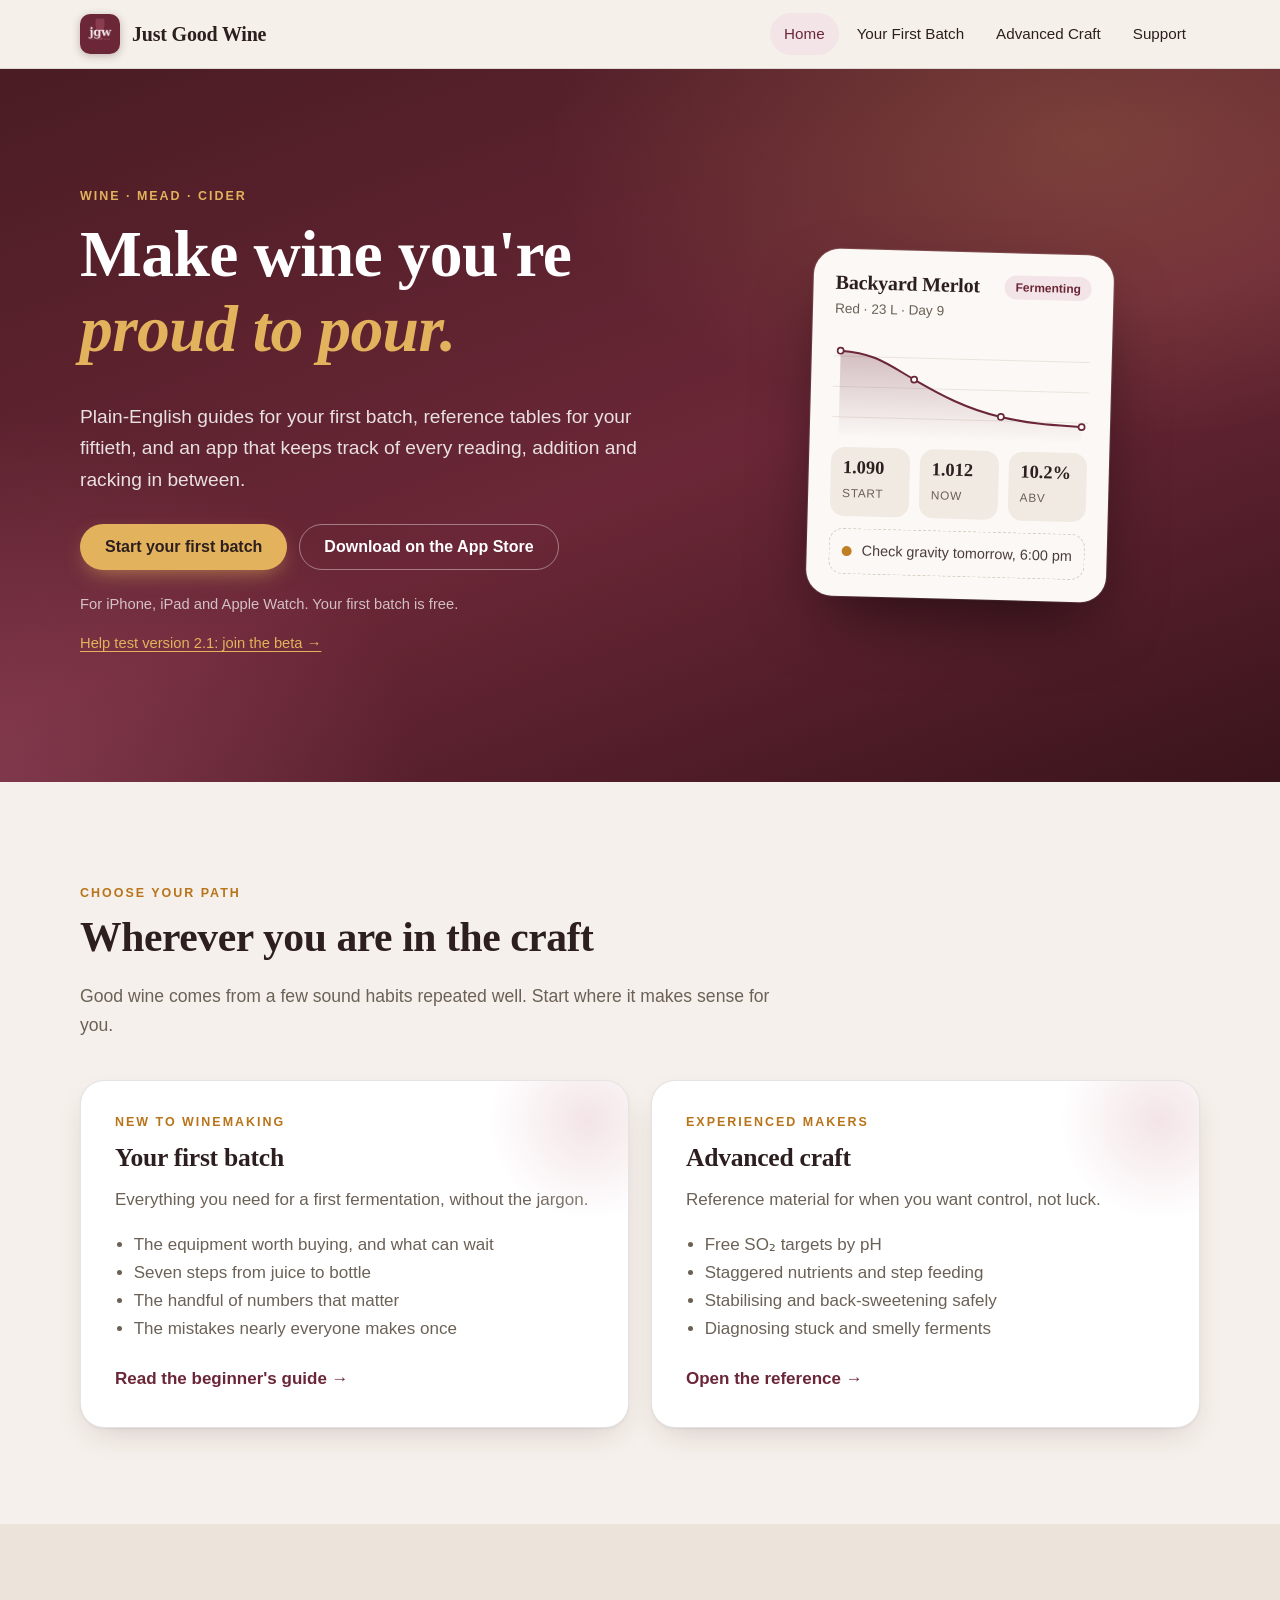
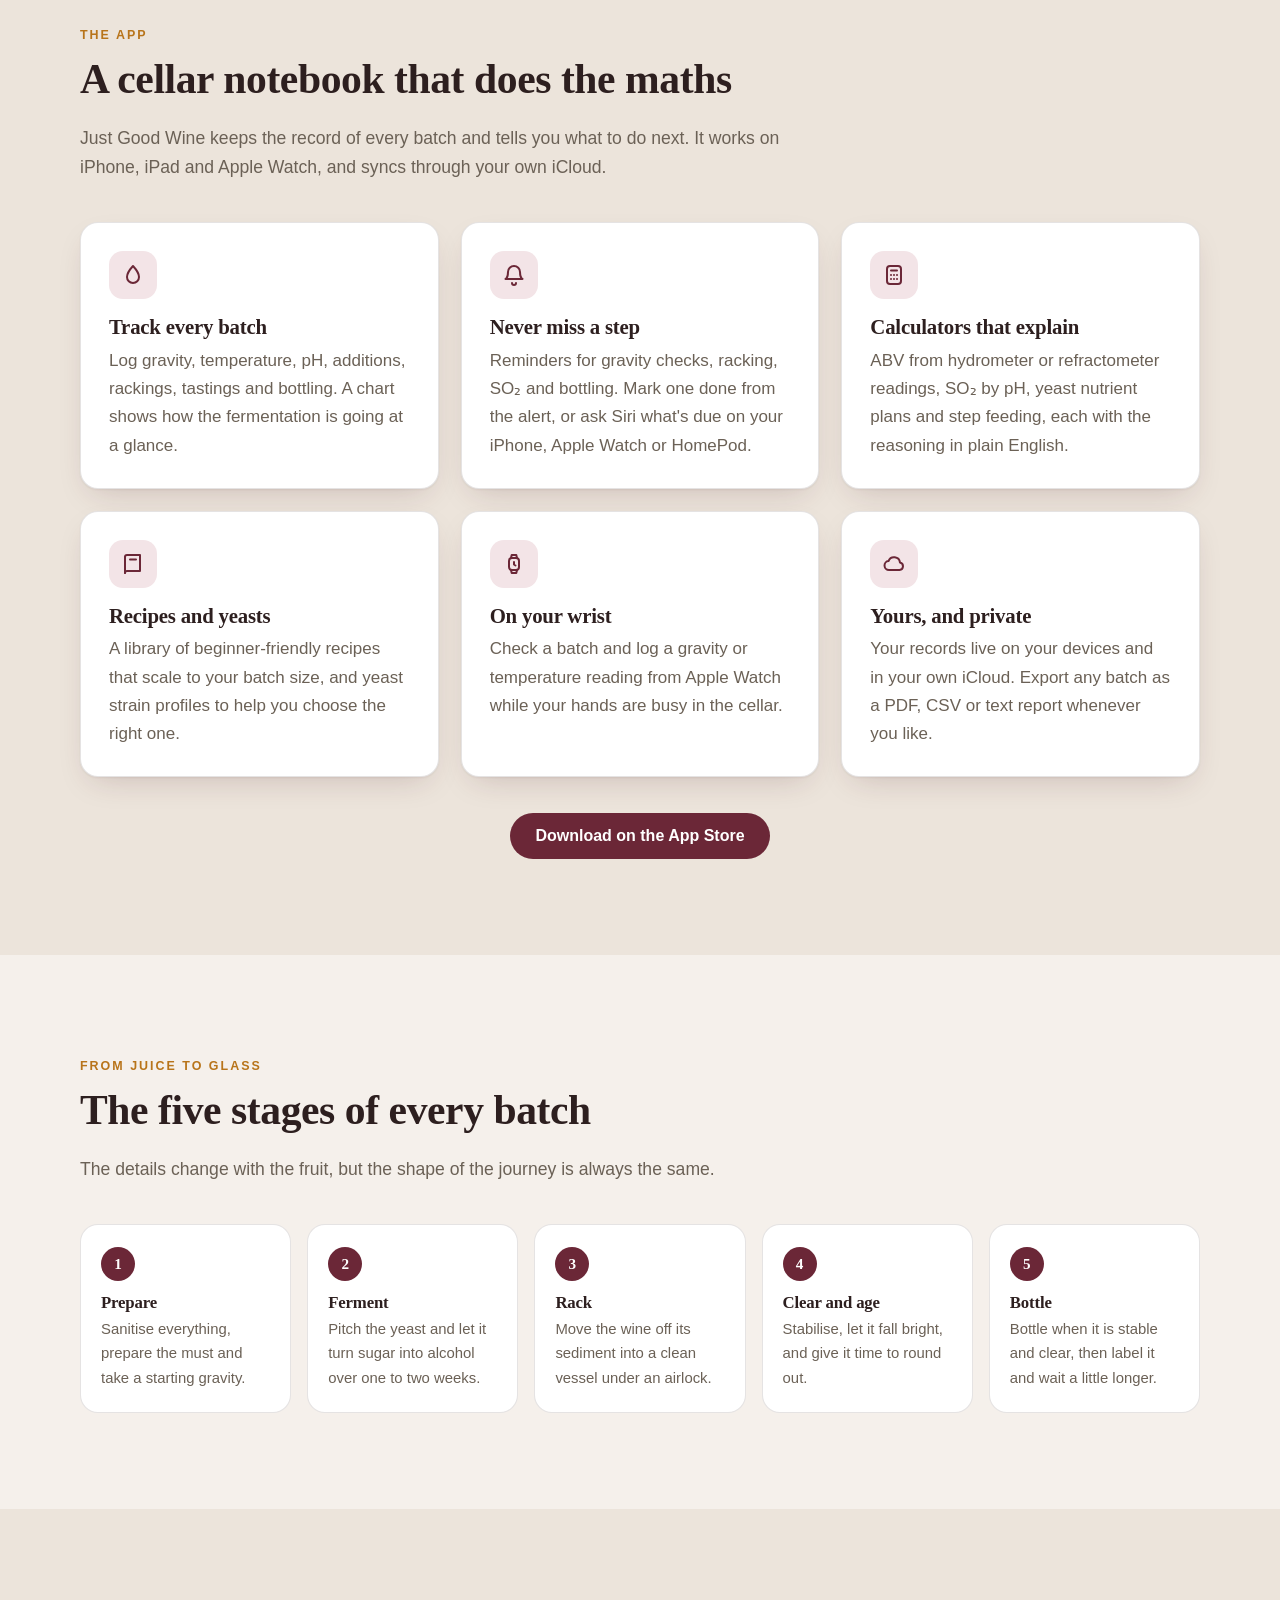
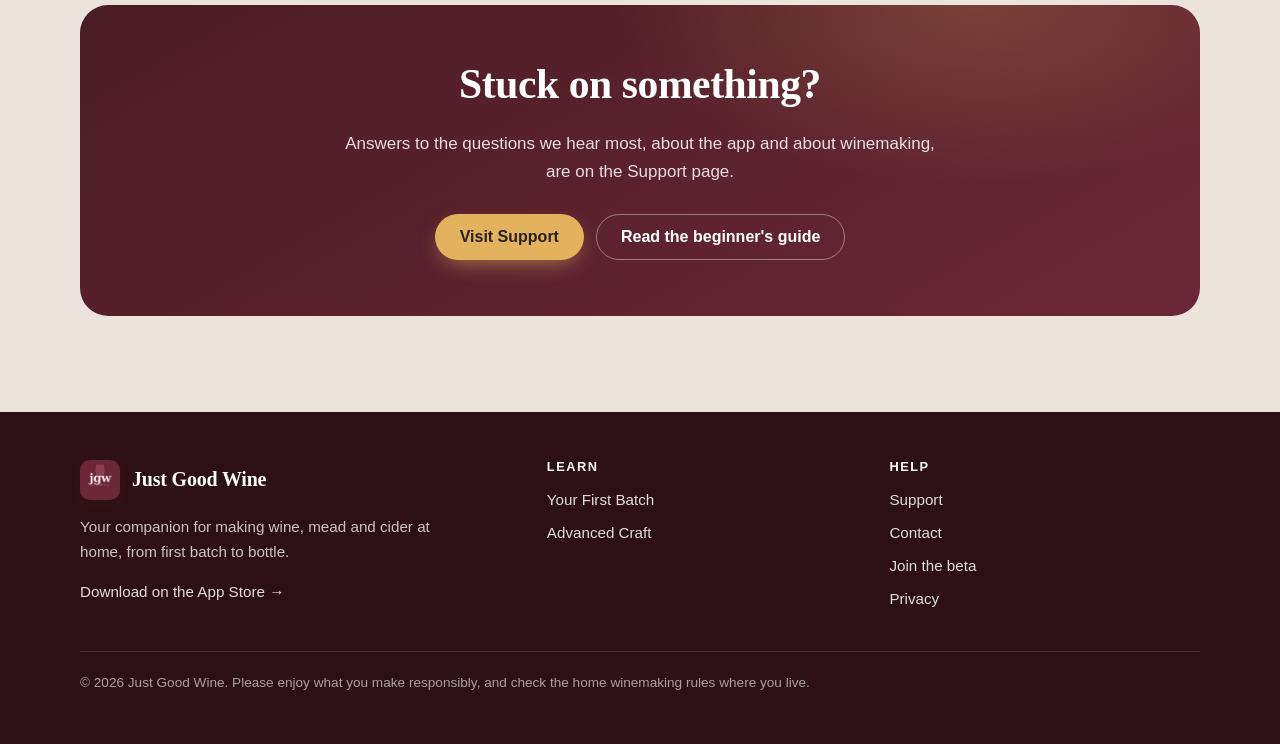
<file: index.html>
<!doctype html>
<html lang="en">
<head>
  <meta charset="utf-8">
  <meta name="viewport" content="width=device-width, initial-scale=1">
  <title>Just Good Wine — Make wine, mead and cider you're proud to pour</title>
  <meta name="description" content="Guides, reference tables and an iPhone, iPad and Apple Watch app for home winemakers, from the first batch to the hundredth.">
  <meta name="theme-color" content="#4a1c24">
  <meta property="og:title" content="Just Good Wine">
  <meta property="og:description" content="Guides and an app for home winemakers, from first batch to bottle.">
  <meta property="og:image" content="https://justgoodwine.net/img/icon-512.png">
  <meta property="og:url" content="https://justgoodwine.net/">
  <link rel="icon" href="img/favicon.png">
  <link rel="apple-touch-icon" href="img/icon-180.png">
  <link rel="stylesheet" href="css/styles.css">
</head>
<body>
  <a class="skip" href="#main">Skip to content</a>

  <header class="site-header">
    <div class="wrap">
      <a class="brand" href="index.html">
        <img src="img/icon-180.png" alt="" width="40" height="40">
        <span>Just Good Wine</span>
      </a>
      <button class="nav-toggle" aria-label="Menu" aria-expanded="false" aria-controls="nav">
        <svg width="20" height="20" viewBox="0 0 20 20" fill="none" stroke="currentColor" stroke-width="2" stroke-linecap="round"><path d="M3 6h14M3 10h14M3 14h14"/></svg>
      </button>
      <nav class="nav" id="nav" aria-label="Main">
        <a href="index.html" aria-current="page">Home</a>
        <a href="beginners.html">Your First Batch</a>
        <a href="advanced.html">Advanced Craft</a>
        <a href="support.html">Support</a>
      </nav>
    </div>
  </header>

  <main id="main">
    <div class="hero">
      <div class="wrap">
        <div>
          <span class="eyebrow">Wine · Mead · Cider</span>
          <h1>Make wine you're <em>proud to pour.</em></h1>
          <p class="lead">Plain-English guides for your first batch, reference tables for your fiftieth, and an app that keeps track of every reading, addition and racking in between.</p>
          <div class="hero-actions">
            <a class="btn btn-gold" href="beginners.html">Start your first batch</a>
            <a class="btn btn-ghost" href="https://apps.apple.com/app/just-good-wine/id6771193217" rel="noopener">Download on the App Store</a>
          </div>
          <p class="hero-note">For iPhone, iPad and Apple Watch. Your first batch is free.</p>
          <p class="hero-note" style="margin-top:8px"><a href="beta.html" style="color:#e3b25c">Help test version 2.1: join the beta →</a></p>
        </div>

        <div class="batch-card" role="img" aria-label="Illustration of a batch in the Just Good Wine app, showing a gravity curve falling from 1.090 to 1.012 over nine days">
          <header>
            <div>
              <h3>Backyard Merlot</h3>
              <small>Red · 23 L · Day 9</small>
            </div>
            <span class="pill">Fermenting</span>
          </header>
          <svg viewBox="0 0 380 150" aria-hidden="true">
            <defs>
              <linearGradient id="fill" x1="0" x2="0" y1="0" y2="1">
                <stop offset="0" stop-color="#6b2737" stop-opacity="0.28"/>
                <stop offset="1" stop-color="#6b2737" stop-opacity="0"/>
              </linearGradient>
            </defs>
            <g stroke="#e4dad0" stroke-width="1">
              <path d="M0 30h380M0 75h380M0 120h380"/>
            </g>
            <path d="M10 22 C60 24 80 40 120 62 S200 104 250 114 S330 124 370 126 L370 150 L10 150 Z" fill="url(#fill)"/>
            <path d="M10 22 C60 24 80 40 120 62 S200 104 250 114 S330 124 370 126" fill="none" stroke="#6b2737" stroke-width="3" stroke-linecap="round"/>
            <g fill="#fff" stroke="#6b2737" stroke-width="2.5">
              <circle cx="10" cy="22" r="4.5"/><circle cx="120" cy="62" r="4.5"/><circle cx="250" cy="114" r="4.5"/><circle cx="370" cy="126" r="4.5"/>
            </g>
          </svg>
          <div class="stats">
            <div><b>1.090</b><span>Start</span></div>
            <div><b>1.012</b><span>Now</span></div>
            <div><b>10.2%</b><span>ABV</span></div>
          </div>
          <div class="reminder"><span class="dot"></span>Check gravity tomorrow, 6:00 pm</div>
        </div>
      </div>
    </div>

    <section>
      <div class="wrap">
        <div class="section-head">
          <span class="eyebrow">Choose your path</span>
          <h2>Wherever you are in the craft</h2>
          <p>Good wine comes from a few sound habits repeated well. Start where it makes sense for you.</p>
        </div>
        <div class="grid grid-2">
          <a class="path" href="beginners.html">
            <span class="eyebrow">New to winemaking</span>
            <h3>Your first batch</h3>
            <p>Everything you need for a first fermentation, without the jargon.</p>
            <ul>
              <li>The equipment worth buying, and what can wait</li>
              <li>Seven steps from juice to bottle</li>
              <li>The handful of numbers that matter</li>
              <li>The mistakes nearly everyone makes once</li>
            </ul>
            <span class="more">Read the beginner's guide →</span>
          </a>
          <a class="path" href="advanced.html">
            <span class="eyebrow">Experienced makers</span>
            <h3>Advanced craft</h3>
            <p>Reference material for when you want control, not luck.</p>
            <ul>
              <li>Free SO₂ targets by pH</li>
              <li>Staggered nutrients and step feeding</li>
              <li>Stabilising and back-sweetening safely</li>
              <li>Diagnosing stuck and smelly ferments</li>
            </ul>
            <span class="more">Open the reference →</span>
          </a>
        </div>
      </div>
    </section>

    <section class="alt" id="app">
      <div class="wrap">
        <div class="section-head">
          <span class="eyebrow">The app</span>
          <h2>A cellar notebook that does the maths</h2>
          <p>Just Good Wine keeps the record of every batch and tells you what to do next. It works on iPhone, iPad and Apple Watch, and syncs through your own iCloud.</p>
        </div>
        <div class="grid grid-3">
          <div class="card">
            <div class="icon"><svg viewBox="0 0 24 24" fill="none" stroke="currentColor" stroke-width="2" stroke-linecap="round" stroke-linejoin="round"><path d="M12 3s6 6.5 6 11a6 6 0 0 1-12 0c0-4.500 6-11 6-11z"/></svg></div>
            <h3>Track every batch</h3>
            <p>Log gravity, temperature, pH, additions, rackings, tastings and bottling. A chart shows how the fermentation is going at a glance.</p>
          </div>
          <div class="card">
            <div class="icon"><svg viewBox="0 0 24 24" fill="none" stroke="currentColor" stroke-width="2" stroke-linecap="round" stroke-linejoin="round"><path d="M6 9a6 6 0 0 1 12 0c0 6 2.500 7 2.500 7h-17S6 15 6 9z"/><path d="M10 20a2 2 0 0 0 4 0"/></svg></div>
            <h3>Never miss a step</h3>
            <p>Reminders for gravity checks, racking, SO₂ and bottling. Mark one done from the alert, or ask Siri what's due on your iPhone, Apple Watch or HomePod.</p>
          </div>
          <div class="card">
            <div class="icon"><svg viewBox="0 0 24 24" fill="none" stroke="currentColor" stroke-width="2" stroke-linecap="round" stroke-linejoin="round"><rect x="5" y="3" width="14" height="18" rx="3"/><path d="M9 7.500h6M9 12h.01M12 12h.01M15 12h.01M9 16h.01M12 16h.01M15 16h.01"/></svg></div>
            <h3>Calculators that explain</h3>
            <p>ABV from hydrometer or refractometer readings, SO₂ by pH, yeast nutrient plans and step feeding, each with the reasoning in plain English.</p>
          </div>
          <div class="card">
            <div class="icon"><svg viewBox="0 0 24 24" fill="none" stroke="currentColor" stroke-width="2" stroke-linecap="round" stroke-linejoin="round"><path d="M4 5a2 2 0 0 1 2-2h13v16H6a2 2 0 0 0-2 2z"/><path d="M4 21V5M9 7.500h6"/></svg></div>
            <h3>Recipes and yeasts</h3>
            <p>A library of beginner-friendly recipes that scale to your batch size, and yeast strain profiles to help you choose the right one.</p>
          </div>
          <div class="card">
            <div class="icon"><svg viewBox="0 0 24 24" fill="none" stroke="currentColor" stroke-width="2" stroke-linecap="round" stroke-linejoin="round"><rect x="7" y="6" width="10" height="12" rx="3"/><path d="M9 6l.700-3h4.600l.700 3M9 18l.700 3h4.600l.700-3M12 10v2.500l1.500 1"/></svg></div>
            <h3>On your wrist</h3>
            <p>Check a batch and log a gravity or temperature reading from Apple Watch while your hands are busy in the cellar.</p>
          </div>
          <div class="card">
            <div class="icon"><svg viewBox="0 0 24 24" fill="none" stroke="currentColor" stroke-width="2" stroke-linecap="round" stroke-linejoin="round"><path d="M7 18a4.500 4.500 0 0 1-.500-8.970A6 6 0 0 1 18 10.500a3.800 3.800 0 0 1-.500 7.500z"/></svg></div>
            <h3>Yours, and private</h3>
            <p>Your records live on your devices and in your own iCloud. Export any batch as a PDF, CSV or text report whenever you like.</p>
          </div>
        </div>
        <p class="center" style="margin:36px 0 0"><a class="btn btn-wine" href="https://apps.apple.com/app/just-good-wine/id6771193217" rel="noopener">Download on the App Store</a></p>
      </div>
    </section>

    <section>
      <div class="wrap">
        <div class="section-head">
          <span class="eyebrow">From juice to glass</span>
          <h2>The five stages of every batch</h2>
          <p>The details change with the fruit, but the shape of the journey is always the same.</p>
        </div>
        <ol class="journey">
          <li><h4>Prepare</h4><p>Sanitise everything, prepare the must and take a starting gravity.</p></li>
          <li><h4>Ferment</h4><p>Pitch the yeast and let it turn sugar into alcohol over one to two weeks.</p></li>
          <li><h4>Rack</h4><p>Move the wine off its sediment into a clean vessel under an airlock.</p></li>
          <li><h4>Clear and age</h4><p>Stabilise, let it fall bright, and give it time to round out.</p></li>
          <li><h4>Bottle</h4><p>Bottle when it is stable and clear, then label it and wait a little longer.</p></li>
        </ol>
      </div>
    </section>

    <section class="alt">
      <div class="wrap">
        <div class="band">
          <h2>Stuck on something?</h2>
          <p>Answers to the questions we hear most, about the app and about winemaking, are on the Support page.</p>
          <div class="hero-actions">
            <a class="btn btn-gold" href="support.html">Visit Support</a>
            <a class="btn btn-ghost" href="beginners.html">Read the beginner's guide</a>
          </div>
        </div>
      </div>
    </section>
  </main>

  <footer class="site-footer">
    <div class="wrap">
      <div class="cols">
        <div>
          <a class="brand" href="index.html"><img src="img/icon-180.png" alt="" width="40" height="40"><span>Just Good Wine</span></a>
          <p style="margin-top:14px;max-width:26em">Your companion for making wine, mead and cider at home, from first batch to bottle.</p>
          <p style="margin:0"><a href="https://apps.apple.com/app/just-good-wine/id6771193217" rel="noopener">Download on the App Store →</a></p>
        </div>
        <div>
          <h4>Learn</h4>
          <ul>
            <li><a href="beginners.html">Your First Batch</a></li>
            <li><a href="advanced.html">Advanced Craft</a></li>
          </ul>
        </div>
        <div>
          <h4>Help</h4>
          <ul>
            <li><a href="support.html">Support</a></li>
            <li><a href="support.html#contact">Contact</a></li>
            <li><a href="beta.html">Join the beta</a></li>
            <li><a href="privacy.html">Privacy</a></li>
          </ul>
        </div>
      </div>
      <p class="legal">© 2026 Just Good Wine. Please enjoy what you make responsibly, and check the home winemaking rules where you live.</p>
    </div>
  </footer>

  <script src="js/site.js"></script>
</body>
</html>
</file>
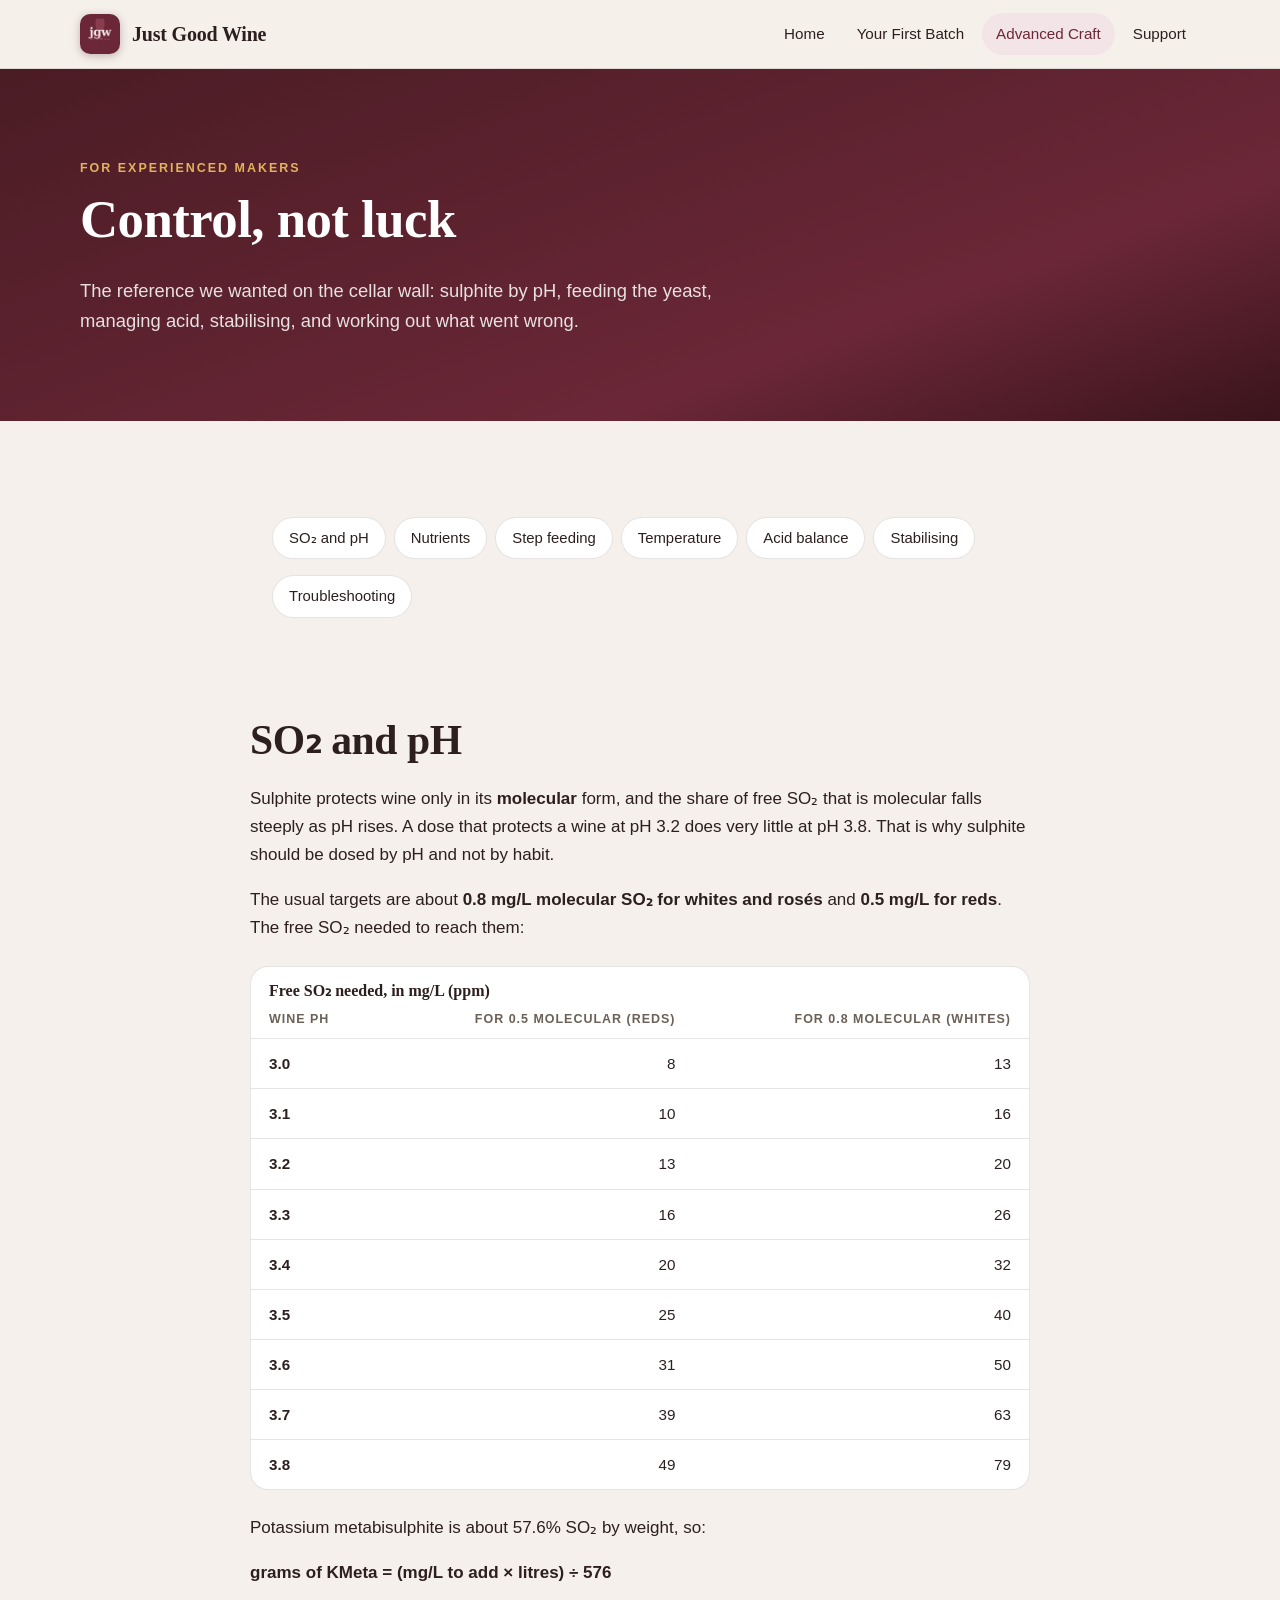
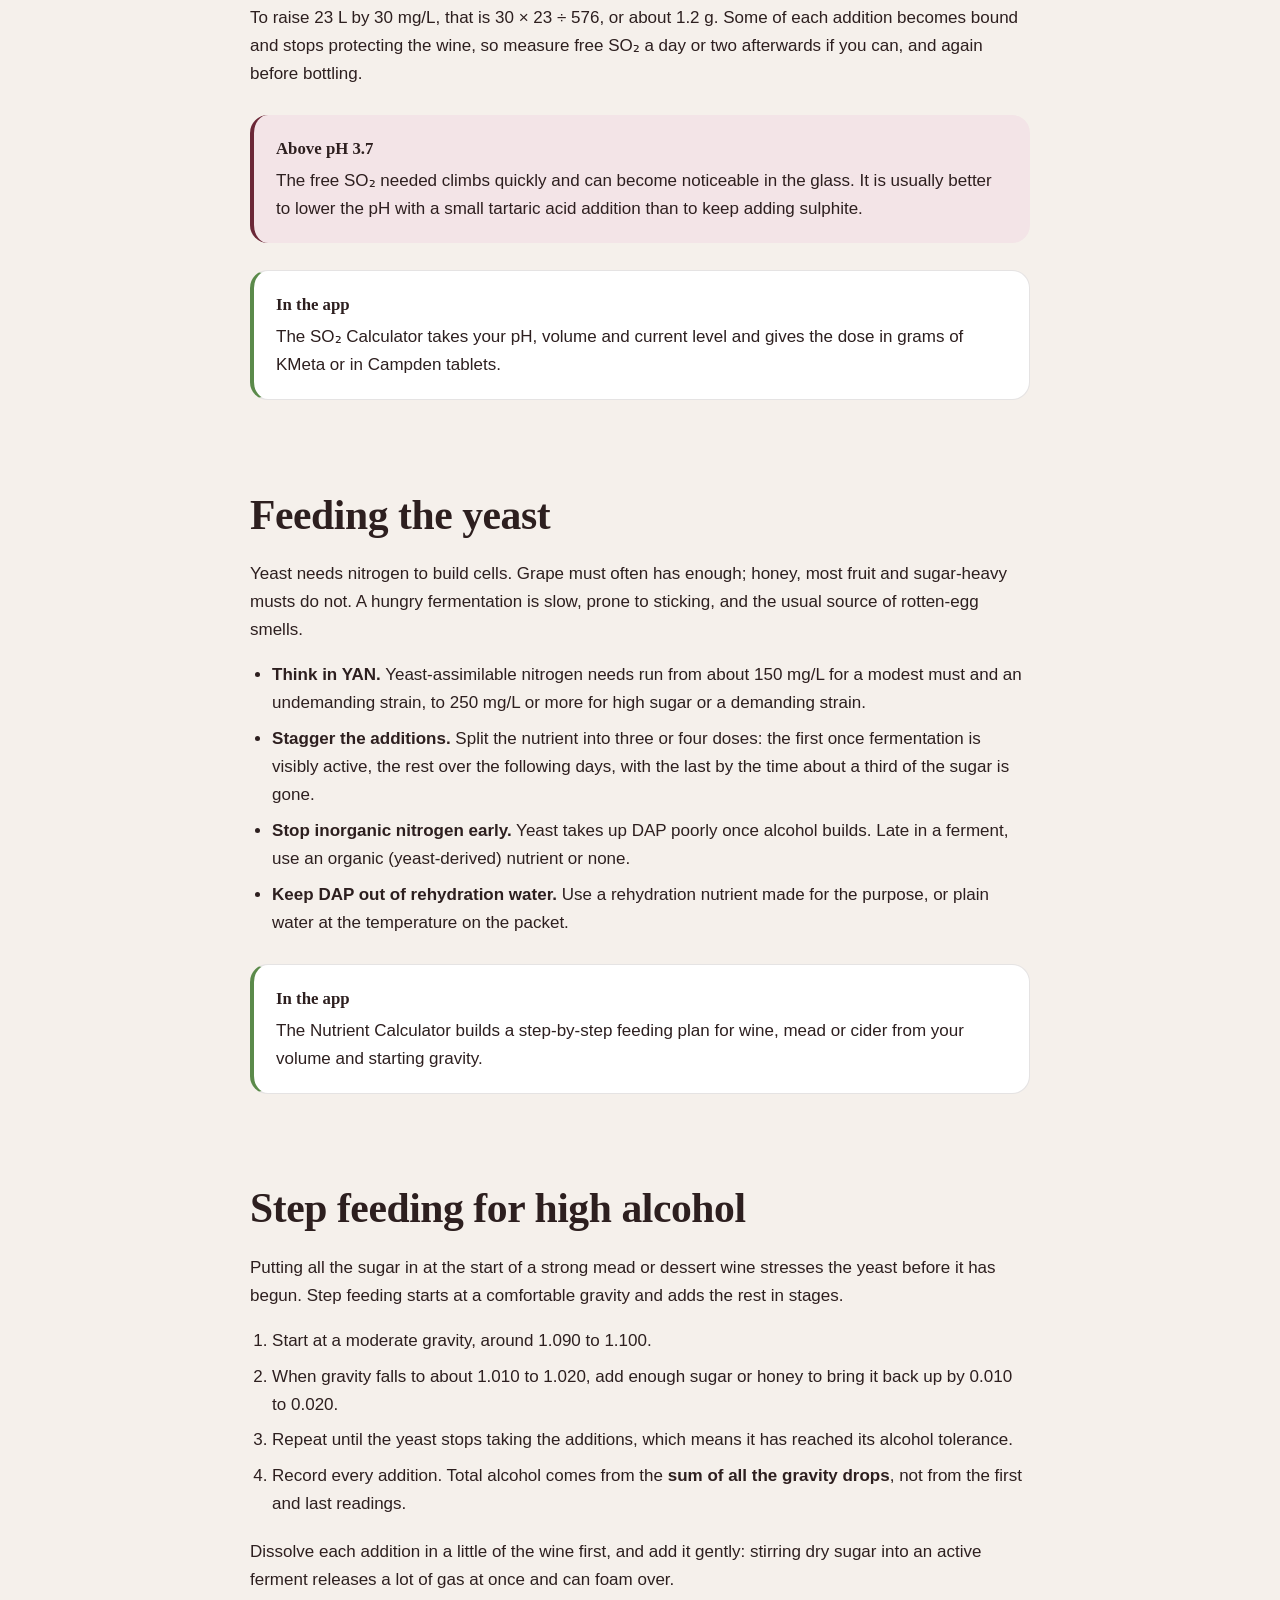
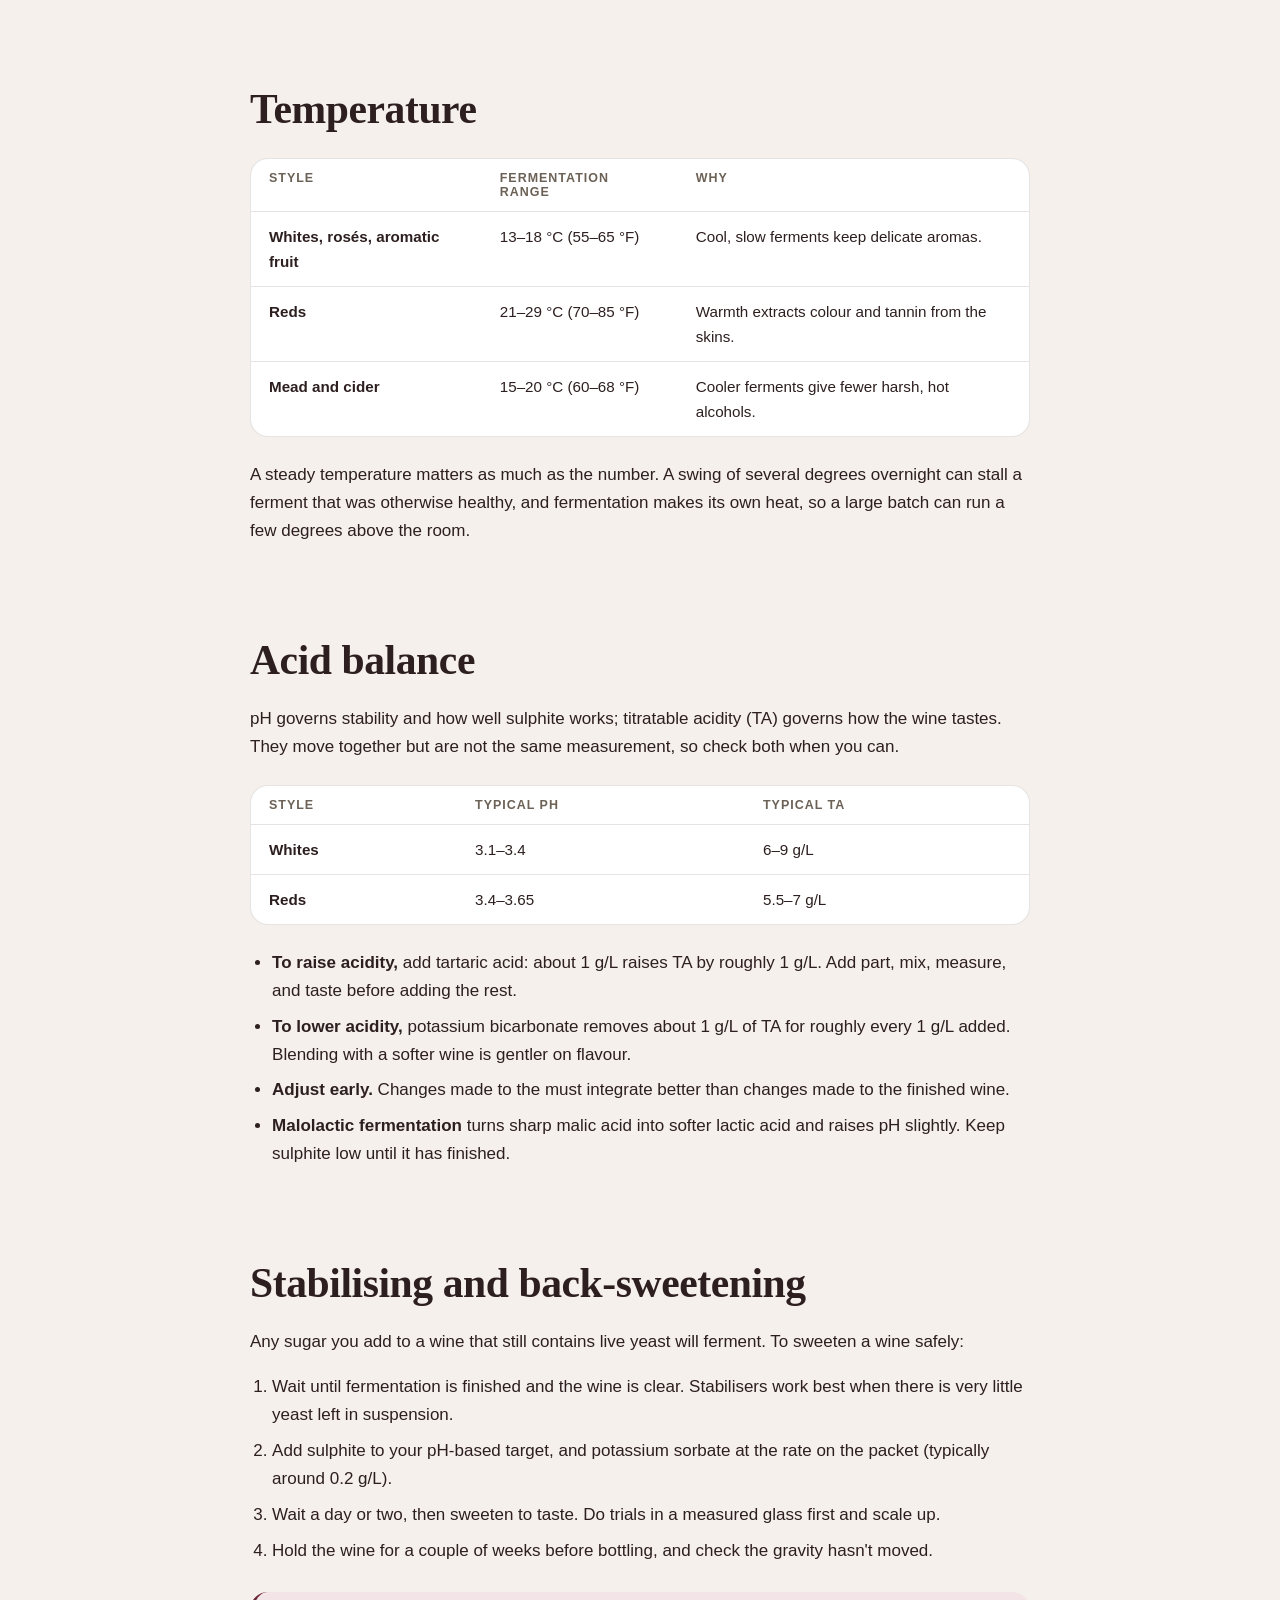
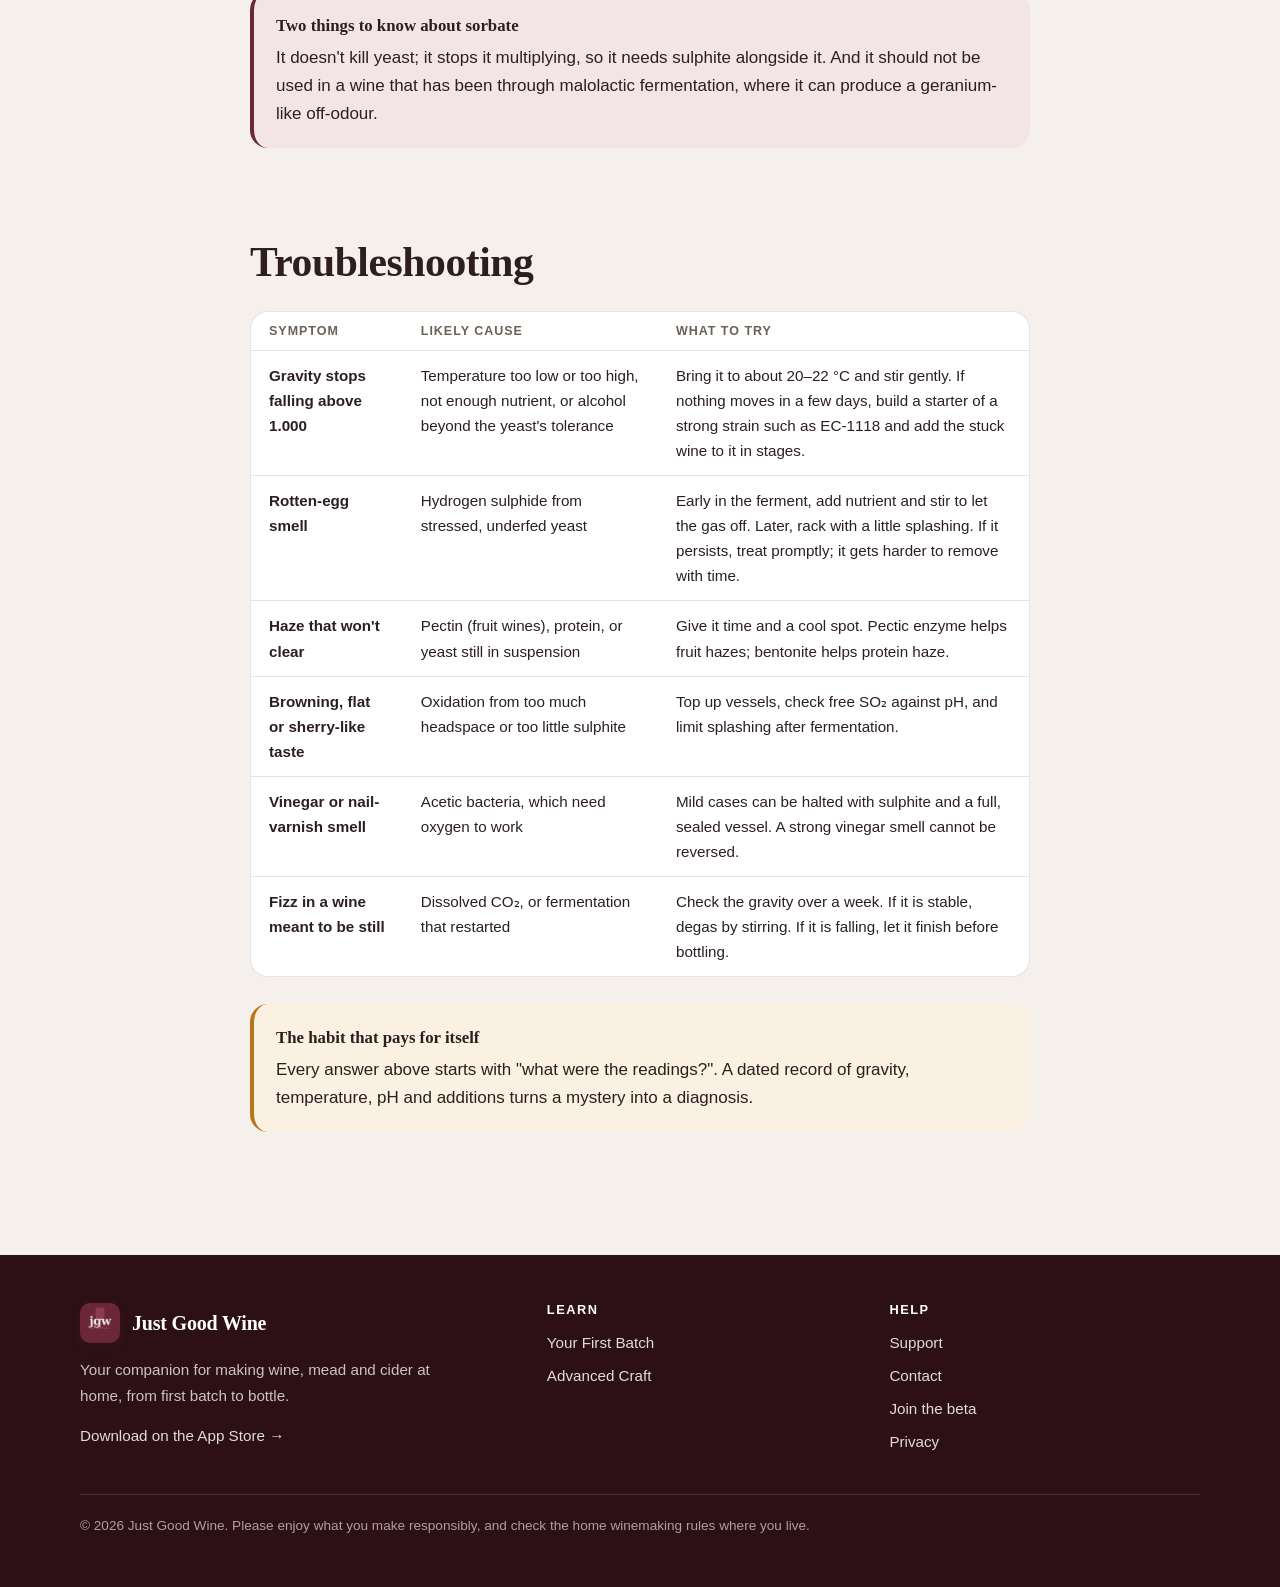
<file: advanced.html>
<!doctype html>
<html lang="en">
<head>
  <meta charset="utf-8">
  <meta name="viewport" content="width=device-width, initial-scale=1">
  <title>Advanced Craft — Just Good Wine</title>
  <meta name="description" content="Reference material for experienced home winemakers: free SO₂ targets by pH, staggered nutrients, step feeding, acid balance, stabilising and troubleshooting.">
  <meta name="theme-color" content="#4a1c24">
  <link rel="icon" href="img/favicon.png">
  <link rel="apple-touch-icon" href="img/icon-180.png">
  <link rel="stylesheet" href="css/styles.css">
</head>
<body>
  <a class="skip" href="#main">Skip to content</a>

  <header class="site-header">
    <div class="wrap">
      <a class="brand" href="index.html">
        <img src="img/icon-180.png" alt="" width="40" height="40">
        <span>Just Good Wine</span>
      </a>
      <button class="nav-toggle" aria-label="Menu" aria-expanded="false" aria-controls="nav">
        <svg width="20" height="20" viewBox="0 0 20 20" fill="none" stroke="currentColor" stroke-width="2" stroke-linecap="round"><path d="M3 6h14M3 10h14M3 14h14"/></svg>
      </button>
      <nav class="nav" id="nav" aria-label="Main">
        <a href="index.html">Home</a>
        <a href="beginners.html">Your First Batch</a>
        <a href="advanced.html" aria-current="page">Advanced Craft</a>
        <a href="support.html">Support</a>
      </nav>
    </div>
  </header>

  <main id="main">
    <div class="page-hero">
      <div class="wrap">
        <span class="eyebrow">For experienced makers</span>
        <h1>Control, not luck</h1>
        <p>The reference we wanted on the cellar wall: sulphite by pH, feeding the yeast, managing acid, stabilising, and working out what went wrong.</p>
      </div>
    </div>

    <section>
      <div class="narrow prose">
        <ul class="toc" aria-label="On this page">
          <li><a href="#so2">SO₂ and pH</a></li>
          <li><a href="#nutrients">Nutrients</a></li>
          <li><a href="#step-feeding">Step feeding</a></li>
          <li><a href="#temperature">Temperature</a></li>
          <li><a href="#acid">Acid balance</a></li>
          <li><a href="#stabilising">Stabilising</a></li>
          <li><a href="#troubleshooting">Troubleshooting</a></li>
        </ul>

        <h2 id="so2">SO₂ and pH</h2>
        <p>Sulphite protects wine only in its <strong>molecular</strong> form, and the share of free SO₂ that is molecular falls steeply as pH rises. A dose that protects a wine at pH 3.2 does very little at pH 3.8. That is why sulphite should be dosed by pH and not by habit.</p>
        <p>The usual targets are about <strong>0.8 mg/L molecular SO₂ for whites and rosés</strong> and <strong>0.5 mg/L for reds</strong>. The free SO₂ needed to reach them:</p>
        <div class="table-wrap">
          <table>
            <caption>Free SO₂ needed, in mg/L (ppm)</caption>
            <thead>
              <tr><th>Wine pH</th><th class="num">For 0.5 molecular (reds)</th><th class="num">For 0.8 molecular (whites)</th></tr>
            </thead>
            <tbody>
              <tr><th>3.0</th><td class="num">8</td><td class="num">13</td></tr>
              <tr><th>3.1</th><td class="num">10</td><td class="num">16</td></tr>
              <tr><th>3.2</th><td class="num">13</td><td class="num">20</td></tr>
              <tr><th>3.3</th><td class="num">16</td><td class="num">26</td></tr>
              <tr><th>3.4</th><td class="num">20</td><td class="num">32</td></tr>
              <tr><th>3.5</th><td class="num">25</td><td class="num">40</td></tr>
              <tr><th>3.6</th><td class="num">31</td><td class="num">50</td></tr>
              <tr><th>3.7</th><td class="num">39</td><td class="num">63</td></tr>
              <tr><th>3.8</th><td class="num">49</td><td class="num">79</td></tr>
            </tbody>
          </table>
        </div>
        <p>Potassium metabisulphite is about 57.6% SO₂ by weight, so:</p>
        <p><strong>grams of KMeta = (mg/L to add × litres) ÷ 576</strong></p>
        <p>To raise 23 L by 30 mg/L, that is 30 × 23 ÷ 576, or about 1.2 g. Some of each addition becomes bound and stops protecting the wine, so measure free SO₂ a day or two afterwards if you can, and again before bottling.</p>
        <div class="callout">
          <strong>Above pH 3.7</strong>
          <p>The free SO₂ needed climbs quickly and can become noticeable in the glass. It is usually better to lower the pH with a small tartaric acid addition than to keep adding sulphite.</p>
        </div>
        <div class="callout app">
          <strong>In the app</strong>
          <p>The SO₂ Calculator takes your pH, volume and current level and gives the dose in grams of KMeta or in Campden tablets.</p>
        </div>

        <h2 id="nutrients">Feeding the yeast</h2>
        <p>Yeast needs nitrogen to build cells. Grape must often has enough; honey, most fruit and sugar-heavy musts do not. A hungry fermentation is slow, prone to sticking, and the usual source of rotten-egg smells.</p>
        <ul>
          <li><strong>Think in YAN.</strong> Yeast-assimilable nitrogen needs run from about 150 mg/L for a modest must and an undemanding strain, to 250 mg/L or more for high sugar or a demanding strain.</li>
          <li><strong>Stagger the additions.</strong> Split the nutrient into three or four doses: the first once fermentation is visibly active, the rest over the following days, with the last by the time about a third of the sugar is gone.</li>
          <li><strong>Stop inorganic nitrogen early.</strong> Yeast takes up DAP poorly once alcohol builds. Late in a ferment, use an organic (yeast-derived) nutrient or none.</li>
          <li><strong>Keep DAP out of rehydration water.</strong> Use a rehydration nutrient made for the purpose, or plain water at the temperature on the packet.</li>
        </ul>
        <div class="callout app">
          <strong>In the app</strong>
          <p>The Nutrient Calculator builds a step-by-step feeding plan for wine, mead or cider from your volume and starting gravity.</p>
        </div>

        <h2 id="step-feeding">Step feeding for high alcohol</h2>
        <p>Putting all the sugar in at the start of a strong mead or dessert wine stresses the yeast before it has begun. Step feeding starts at a comfortable gravity and adds the rest in stages.</p>
        <ol>
          <li>Start at a moderate gravity, around 1.090 to 1.100.</li>
          <li>When gravity falls to about 1.010 to 1.020, add enough sugar or honey to bring it back up by 0.010 to 0.020.</li>
          <li>Repeat until the yeast stops taking the additions, which means it has reached its alcohol tolerance.</li>
          <li>Record every addition. Total alcohol comes from the <strong>sum of all the gravity drops</strong>, not from the first and last readings.</li>
        </ol>
        <p>Dissolve each addition in a little of the wine first, and add it gently: stirring dry sugar into an active ferment releases a lot of gas at once and can foam over.</p>

        <h2 id="temperature">Temperature</h2>
        <div class="table-wrap">
          <table>
            <thead>
              <tr><th>Style</th><th>Fermentation range</th><th>Why</th></tr>
            </thead>
            <tbody>
              <tr><th>Whites, rosés, aromatic fruit</th><td>13–18 °C (55–65 °F)</td><td>Cool, slow ferments keep delicate aromas.</td></tr>
              <tr><th>Reds</th><td>21–29 °C (70–85 °F)</td><td>Warmth extracts colour and tannin from the skins.</td></tr>
              <tr><th>Mead and cider</th><td>15–20 °C (60–68 °F)</td><td>Cooler ferments give fewer harsh, hot alcohols.</td></tr>
            </tbody>
          </table>
        </div>
        <p>A steady temperature matters as much as the number. A swing of several degrees overnight can stall a ferment that was otherwise healthy, and fermentation makes its own heat, so a large batch can run a few degrees above the room.</p>

        <h2 id="acid">Acid balance</h2>
        <p>pH governs stability and how well sulphite works; titratable acidity (TA) governs how the wine tastes. They move together but are not the same measurement, so check both when you can.</p>
        <div class="table-wrap">
          <table>
            <thead>
              <tr><th>Style</th><th>Typical pH</th><th>Typical TA</th></tr>
            </thead>
            <tbody>
              <tr><th>Whites</th><td>3.1–3.4</td><td>6–9 g/L</td></tr>
              <tr><th>Reds</th><td>3.4–3.65</td><td>5.5–7 g/L</td></tr>
            </tbody>
          </table>
        </div>
        <ul>
          <li><strong>To raise acidity,</strong> add tartaric acid: about 1 g/L raises TA by roughly 1 g/L. Add part, mix, measure, and taste before adding the rest.</li>
          <li><strong>To lower acidity,</strong> potassium bicarbonate removes about 1 g/L of TA for roughly every 1 g/L added. Blending with a softer wine is gentler on flavour.</li>
          <li><strong>Adjust early.</strong> Changes made to the must integrate better than changes made to the finished wine.</li>
          <li><strong>Malolactic fermentation</strong> turns sharp malic acid into softer lactic acid and raises pH slightly. Keep sulphite low until it has finished.</li>
        </ul>

        <h2 id="stabilising">Stabilising and back-sweetening</h2>
        <p>Any sugar you add to a wine that still contains live yeast will ferment. To sweeten a wine safely:</p>
        <ol>
          <li>Wait until fermentation is finished and the wine is clear. Stabilisers work best when there is very little yeast left in suspension.</li>
          <li>Add sulphite to your pH-based target, and potassium sorbate at the rate on the packet (typically around 0.2 g/L).</li>
          <li>Wait a day or two, then sweeten to taste. Do trials in a measured glass first and scale up.</li>
          <li>Hold the wine for a couple of weeks before bottling, and check the gravity hasn't moved.</li>
        </ol>
        <div class="callout">
          <strong>Two things to know about sorbate</strong>
          <p>It doesn't kill yeast; it stops it multiplying, so it needs sulphite alongside it. And it should not be used in a wine that has been through malolactic fermentation, where it can produce a geranium-like off-odour.</p>
        </div>

        <h2 id="troubleshooting">Troubleshooting</h2>
        <div class="table-wrap">
          <table>
            <thead>
              <tr><th>Symptom</th><th>Likely cause</th><th>What to try</th></tr>
            </thead>
            <tbody>
              <tr><th>Gravity stops falling above 1.000</th><td>Temperature too low or too high, not enough nutrient, or alcohol beyond the yeast's tolerance</td><td>Bring it to about 20–22 °C and stir gently. If nothing moves in a few days, build a starter of a strong strain such as EC-1118 and add the stuck wine to it in stages.</td></tr>
              <tr><th>Rotten-egg smell</th><td>Hydrogen sulphide from stressed, underfed yeast</td><td>Early in the ferment, add nutrient and stir to let the gas off. Later, rack with a little splashing. If it persists, treat promptly; it gets harder to remove with time.</td></tr>
              <tr><th>Haze that won't clear</th><td>Pectin (fruit wines), protein, or yeast still in suspension</td><td>Give it time and a cool spot. Pectic enzyme helps fruit hazes; bentonite helps protein haze.</td></tr>
              <tr><th>Browning, flat or sherry-like taste</th><td>Oxidation from too much headspace or too little sulphite</td><td>Top up vessels, check free SO₂ against pH, and limit splashing after fermentation.</td></tr>
              <tr><th>Vinegar or nail-varnish smell</th><td>Acetic bacteria, which need oxygen to work</td><td>Mild cases can be halted with sulphite and a full, sealed vessel. A strong vinegar smell cannot be reversed.</td></tr>
              <tr><th>Fizz in a wine meant to be still</th><td>Dissolved CO₂, or fermentation that restarted</td><td>Check the gravity over a week. If it is stable, degas by stirring. If it is falling, let it finish before bottling.</td></tr>
            </tbody>
          </table>
        </div>

        <div class="callout tip">
          <strong>The habit that pays for itself</strong>
          <p>Every answer above starts with "what were the readings?". A dated record of gravity, temperature, pH and additions turns a mystery into a diagnosis.</p>
        </div>
      </div>
    </section>
  </main>

  <footer class="site-footer">
    <div class="wrap">
      <div class="cols">
        <div>
          <a class="brand" href="index.html"><img src="img/icon-180.png" alt="" width="40" height="40"><span>Just Good Wine</span></a>
          <p style="margin-top:14px;max-width:26em">Your companion for making wine, mead and cider at home, from first batch to bottle.</p>
          <p style="margin:0"><a href="https://apps.apple.com/app/just-good-wine/id6771193217" rel="noopener">Download on the App Store →</a></p>
        </div>
        <div>
          <h4>Learn</h4>
          <ul>
            <li><a href="beginners.html">Your First Batch</a></li>
            <li><a href="advanced.html">Advanced Craft</a></li>
          </ul>
        </div>
        <div>
          <h4>Help</h4>
          <ul>
            <li><a href="support.html">Support</a></li>
            <li><a href="support.html#contact">Contact</a></li>
            <li><a href="beta.html">Join the beta</a></li>
            <li><a href="privacy.html">Privacy</a></li>
          </ul>
        </div>
      </div>
      <p class="legal">© 2026 Just Good Wine. Please enjoy what you make responsibly, and check the home winemaking rules where you live.</p>
    </div>
  </footer>

  <script src="js/site.js"></script>
</body>
</html>
</file>
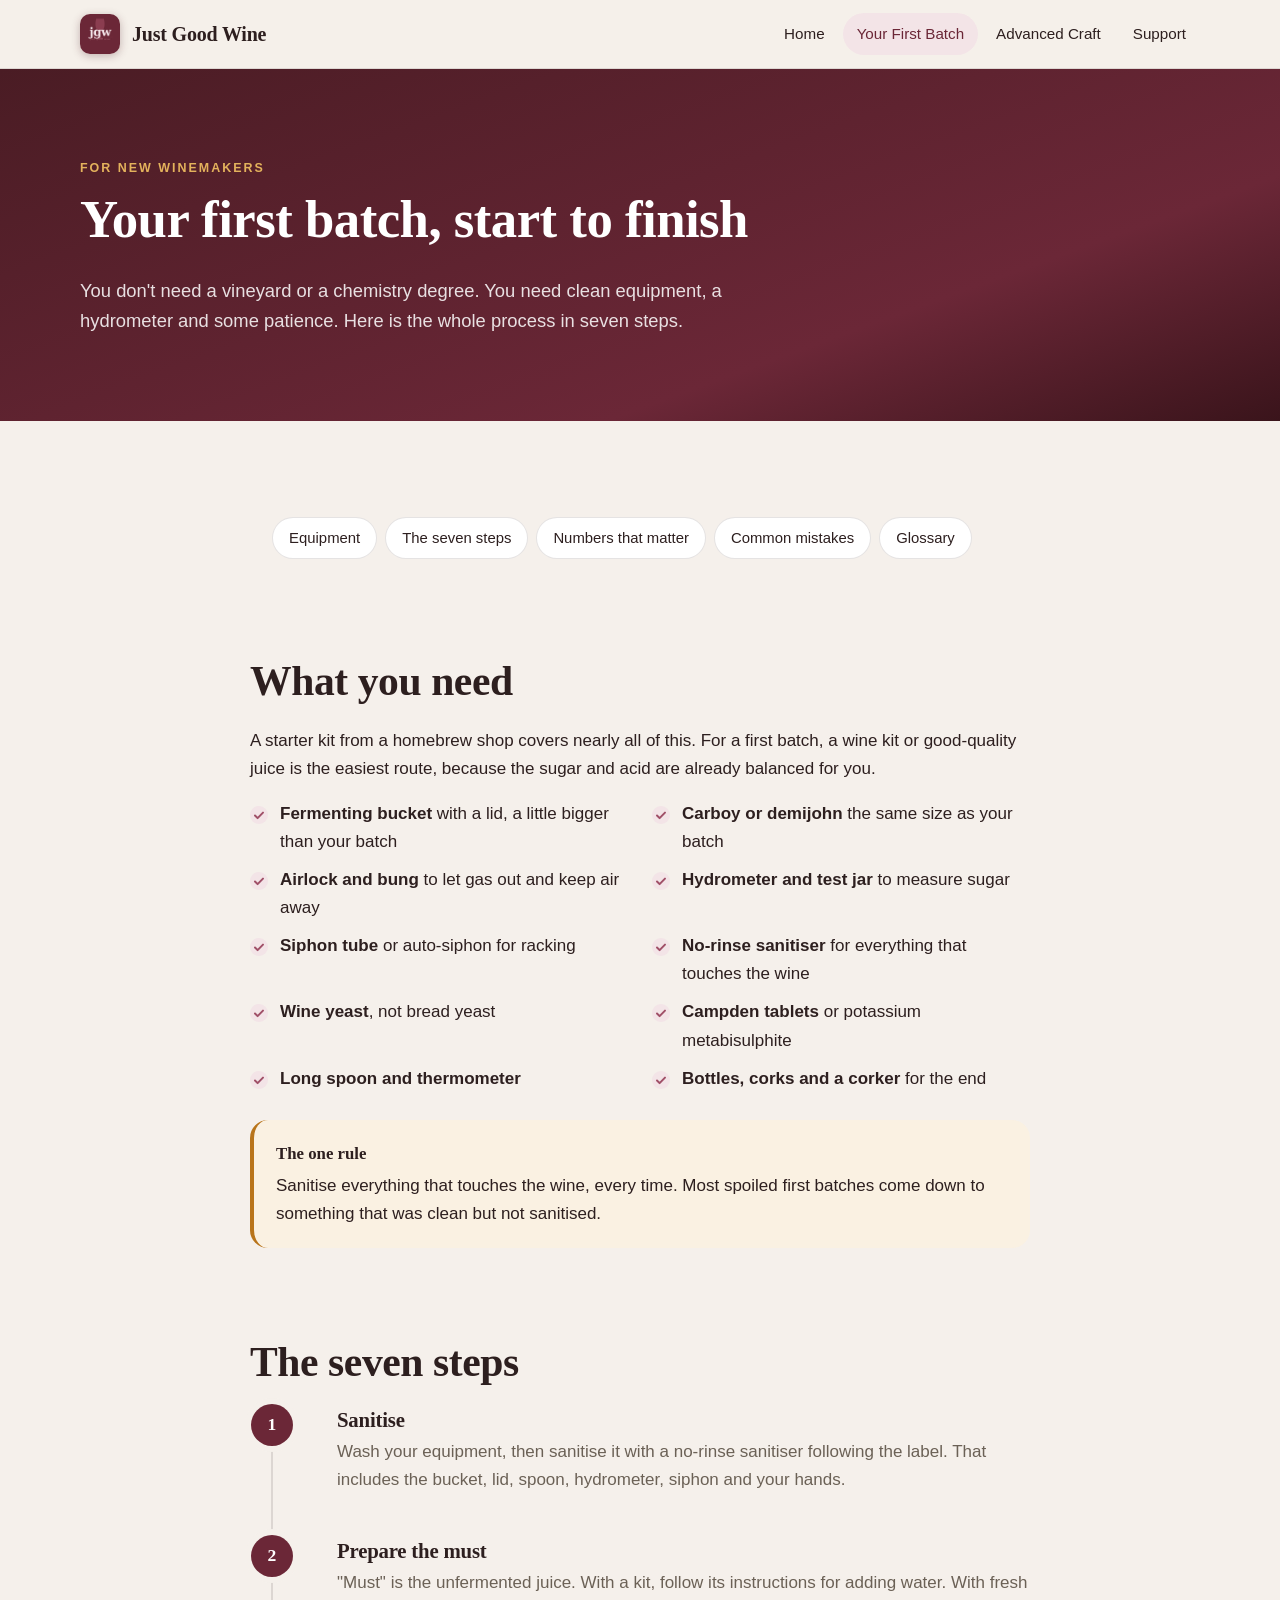
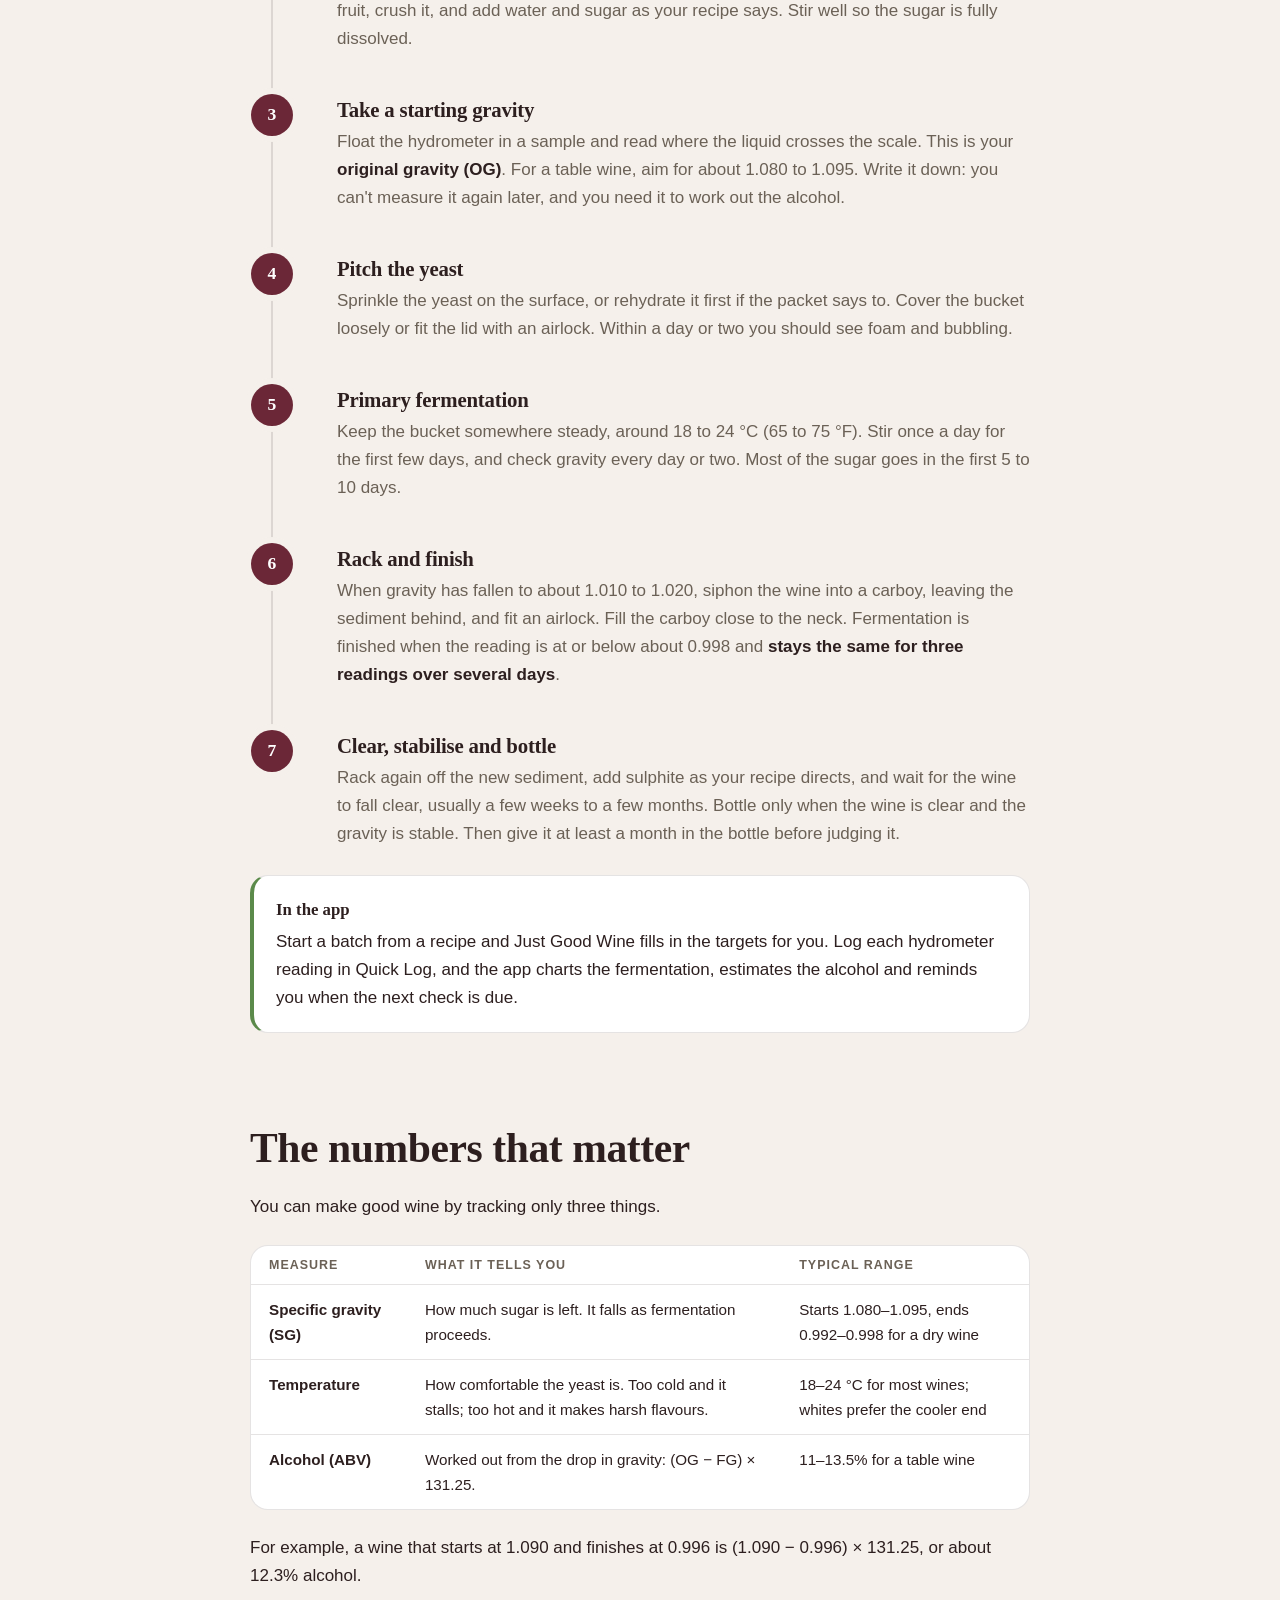
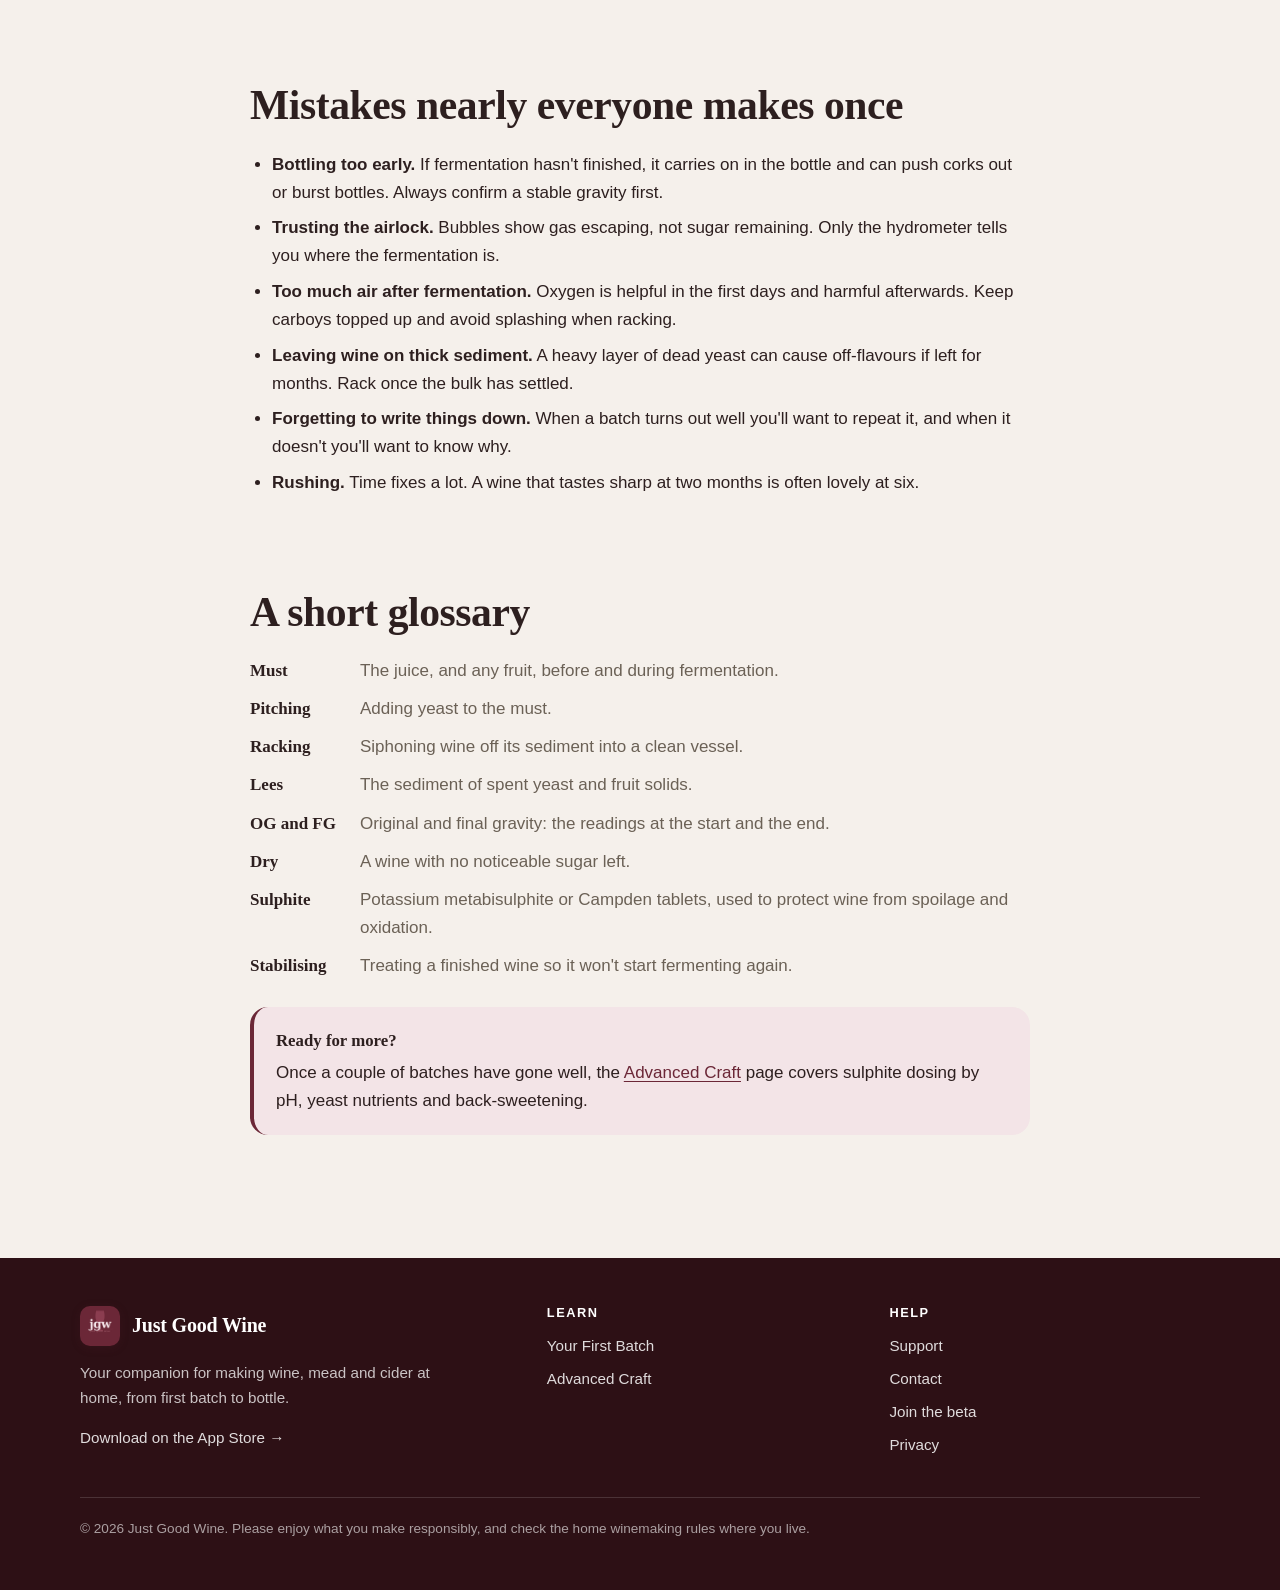
<file: beginners.html>
<!doctype html>
<html lang="en">
<head>
  <meta charset="utf-8">
  <meta name="viewport" content="width=device-width, initial-scale=1">
  <title>Your First Batch — Just Good Wine</title>
  <meta name="description" content="A plain-English guide to making your first batch of wine at home: the equipment you need, seven steps from juice to bottle, and the mistakes to avoid.">
  <meta name="theme-color" content="#4a1c24">
  <link rel="icon" href="img/favicon.png">
  <link rel="apple-touch-icon" href="img/icon-180.png">
  <link rel="stylesheet" href="css/styles.css">
</head>
<body>
  <a class="skip" href="#main">Skip to content</a>

  <header class="site-header">
    <div class="wrap">
      <a class="brand" href="index.html">
        <img src="img/icon-180.png" alt="" width="40" height="40">
        <span>Just Good Wine</span>
      </a>
      <button class="nav-toggle" aria-label="Menu" aria-expanded="false" aria-controls="nav">
        <svg width="20" height="20" viewBox="0 0 20 20" fill="none" stroke="currentColor" stroke-width="2" stroke-linecap="round"><path d="M3 6h14M3 10h14M3 14h14"/></svg>
      </button>
      <nav class="nav" id="nav" aria-label="Main">
        <a href="index.html">Home</a>
        <a href="beginners.html" aria-current="page">Your First Batch</a>
        <a href="advanced.html">Advanced Craft</a>
        <a href="support.html">Support</a>
      </nav>
    </div>
  </header>

  <main id="main">
    <div class="page-hero">
      <div class="wrap">
        <span class="eyebrow">For new winemakers</span>
        <h1>Your first batch, start to finish</h1>
        <p>You don't need a vineyard or a chemistry degree. You need clean equipment, a hydrometer and some patience. Here is the whole process in seven steps.</p>
      </div>
    </div>

    <section>
      <div class="narrow prose">
        <ul class="toc" aria-label="On this page">
          <li><a href="#equipment">Equipment</a></li>
          <li><a href="#steps">The seven steps</a></li>
          <li><a href="#numbers">Numbers that matter</a></li>
          <li><a href="#mistakes">Common mistakes</a></li>
          <li><a href="#glossary">Glossary</a></li>
        </ul>

        <h2 id="equipment">What you need</h2>
        <p>A starter kit from a homebrew shop covers nearly all of this. For a first batch, a wine kit or good-quality juice is the easiest route, because the sugar and acid are already balanced for you.</p>
        <ul class="checklist">
          <li><strong>Fermenting bucket</strong> with a lid, a little bigger than your batch</li>
          <li><strong>Carboy or demijohn</strong> the same size as your batch</li>
          <li><strong>Airlock and bung</strong> to let gas out and keep air away</li>
          <li><strong>Hydrometer and test jar</strong> to measure sugar</li>
          <li><strong>Siphon tube</strong> or auto-siphon for racking</li>
          <li><strong>No-rinse sanitiser</strong> for everything that touches the wine</li>
          <li><strong>Wine yeast</strong>, not bread yeast</li>
          <li><strong>Campden tablets</strong> or potassium metabisulphite</li>
          <li><strong>Long spoon and thermometer</strong></li>
          <li><strong>Bottles, corks and a corker</strong> for the end</li>
        </ul>

        <div class="callout tip">
          <strong>The one rule</strong>
          <p>Sanitise everything that touches the wine, every time. Most spoiled first batches come down to something that was clean but not sanitised.</p>
        </div>

        <h2 id="steps">The seven steps</h2>
        <ol class="steps">
          <li>
            <h3>Sanitise</h3>
            <p>Wash your equipment, then sanitise it with a no-rinse sanitiser following the label. That includes the bucket, lid, spoon, hydrometer, siphon and your hands.</p>
          </li>
          <li>
            <h3>Prepare the must</h3>
            <p>"Must" is the unfermented juice. With a kit, follow its instructions for adding water. With fresh fruit, crush it, and add water and sugar as your recipe says. Stir well so the sugar is fully dissolved.</p>
          </li>
          <li>
            <h3>Take a starting gravity</h3>
            <p>Float the hydrometer in a sample and read where the liquid crosses the scale. This is your <strong>original gravity (OG)</strong>. For a table wine, aim for about 1.080 to 1.095. Write it down: you can't measure it again later, and you need it to work out the alcohol.</p>
          </li>
          <li>
            <h3>Pitch the yeast</h3>
            <p>Sprinkle the yeast on the surface, or rehydrate it first if the packet says to. Cover the bucket loosely or fit the lid with an airlock. Within a day or two you should see foam and bubbling.</p>
          </li>
          <li>
            <h3>Primary fermentation</h3>
            <p>Keep the bucket somewhere steady, around 18 to 24 °C (65 to 75 °F). Stir once a day for the first few days, and check gravity every day or two. Most of the sugar goes in the first 5 to 10 days.</p>
          </li>
          <li>
            <h3>Rack and finish</h3>
            <p>When gravity has fallen to about 1.010 to 1.020, siphon the wine into a carboy, leaving the sediment behind, and fit an airlock. Fill the carboy close to the neck. Fermentation is finished when the reading is at or below about 0.998 and <strong>stays the same for three readings over several days</strong>.</p>
          </li>
          <li>
            <h3>Clear, stabilise and bottle</h3>
            <p>Rack again off the new sediment, add sulphite as your recipe directs, and wait for the wine to fall clear, usually a few weeks to a few months. Bottle only when the wine is clear and the gravity is stable. Then give it at least a month in the bottle before judging it.</p>
          </li>
        </ol>

        <div class="callout app">
          <strong>In the app</strong>
          <p>Start a batch from a recipe and Just Good Wine fills in the targets for you. Log each hydrometer reading in Quick Log, and the app charts the fermentation, estimates the alcohol and reminds you when the next check is due.</p>
        </div>

        <h2 id="numbers">The numbers that matter</h2>
        <p>You can make good wine by tracking only three things.</p>
        <div class="table-wrap">
          <table>
            <thead>
              <tr><th>Measure</th><th>What it tells you</th><th>Typical range</th></tr>
            </thead>
            <tbody>
              <tr><th>Specific gravity (SG)</th><td>How much sugar is left. It falls as fermentation proceeds.</td><td>Starts 1.080–1.095, ends 0.992–0.998 for a dry wine</td></tr>
              <tr><th>Temperature</th><td>How comfortable the yeast is. Too cold and it stalls; too hot and it makes harsh flavours.</td><td>18–24 °C for most wines; whites prefer the cooler end</td></tr>
              <tr><th>Alcohol (ABV)</th><td>Worked out from the drop in gravity: (OG − FG) × 131.25.</td><td>11–13.5% for a table wine</td></tr>
            </tbody>
          </table>
        </div>
        <p>For example, a wine that starts at 1.090 and finishes at 0.996 is (1.090 − 0.996) × 131.25, or about 12.3% alcohol.</p>

        <h2 id="mistakes">Mistakes nearly everyone makes once</h2>
        <ul>
          <li><strong>Bottling too early.</strong> If fermentation hasn't finished, it carries on in the bottle and can push corks out or burst bottles. Always confirm a stable gravity first.</li>
          <li><strong>Trusting the airlock.</strong> Bubbles show gas escaping, not sugar remaining. Only the hydrometer tells you where the fermentation is.</li>
          <li><strong>Too much air after fermentation.</strong> Oxygen is helpful in the first days and harmful afterwards. Keep carboys topped up and avoid splashing when racking.</li>
          <li><strong>Leaving wine on thick sediment.</strong> A heavy layer of dead yeast can cause off-flavours if left for months. Rack once the bulk has settled.</li>
          <li><strong>Forgetting to write things down.</strong> When a batch turns out well you'll want to repeat it, and when it doesn't you'll want to know why.</li>
          <li><strong>Rushing.</strong> Time fixes a lot. A wine that tastes sharp at two months is often lovely at six.</li>
        </ul>

        <h2 id="glossary">A short glossary</h2>
        <dl class="glossary">
          <dt>Must</dt><dd>The juice, and any fruit, before and during fermentation.</dd>
          <dt>Pitching</dt><dd>Adding yeast to the must.</dd>
          <dt>Racking</dt><dd>Siphoning wine off its sediment into a clean vessel.</dd>
          <dt>Lees</dt><dd>The sediment of spent yeast and fruit solids.</dd>
          <dt>OG and FG</dt><dd>Original and final gravity: the readings at the start and the end.</dd>
          <dt>Dry</dt><dd>A wine with no noticeable sugar left.</dd>
          <dt>Sulphite</dt><dd>Potassium metabisulphite or Campden tablets, used to protect wine from spoilage and oxidation.</dd>
          <dt>Stabilising</dt><dd>Treating a finished wine so it won't start fermenting again.</dd>
        </dl>

        <div class="callout">
          <strong>Ready for more?</strong>
          <p>Once a couple of batches have gone well, the <a href="advanced.html">Advanced Craft</a> page covers sulphite dosing by pH, yeast nutrients and back-sweetening.</p>
        </div>
      </div>
    </section>
  </main>

  <footer class="site-footer">
    <div class="wrap">
      <div class="cols">
        <div>
          <a class="brand" href="index.html"><img src="img/icon-180.png" alt="" width="40" height="40"><span>Just Good Wine</span></a>
          <p style="margin-top:14px;max-width:26em">Your companion for making wine, mead and cider at home, from first batch to bottle.</p>
          <p style="margin:0"><a href="https://apps.apple.com/app/just-good-wine/id6771193217" rel="noopener">Download on the App Store →</a></p>
        </div>
        <div>
          <h4>Learn</h4>
          <ul>
            <li><a href="beginners.html">Your First Batch</a></li>
            <li><a href="advanced.html">Advanced Craft</a></li>
          </ul>
        </div>
        <div>
          <h4>Help</h4>
          <ul>
            <li><a href="support.html">Support</a></li>
            <li><a href="support.html#contact">Contact</a></li>
            <li><a href="beta.html">Join the beta</a></li>
            <li><a href="privacy.html">Privacy</a></li>
          </ul>
        </div>
      </div>
      <p class="legal">© 2026 Just Good Wine. Please enjoy what you make responsibly, and check the home winemaking rules where you live.</p>
    </div>
  </footer>

  <script src="js/site.js"></script>
</body>
</html>
</file>
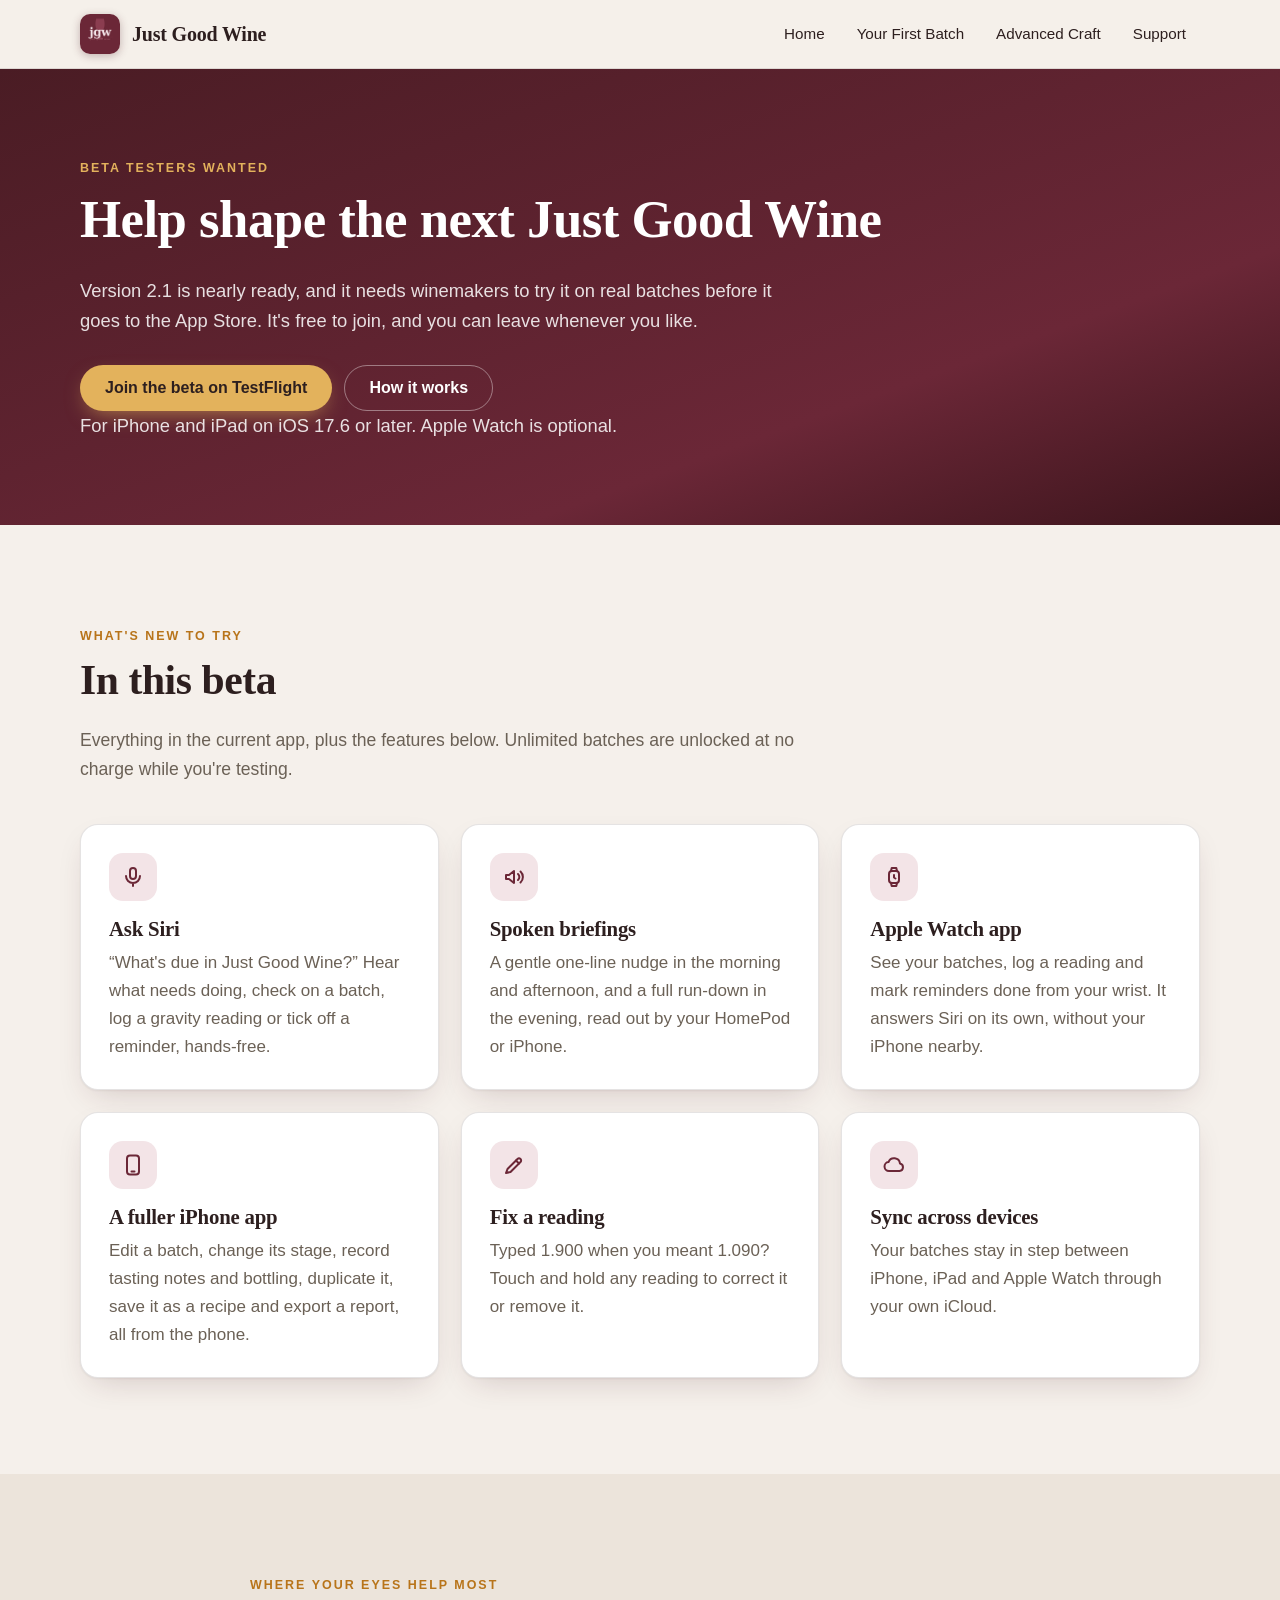
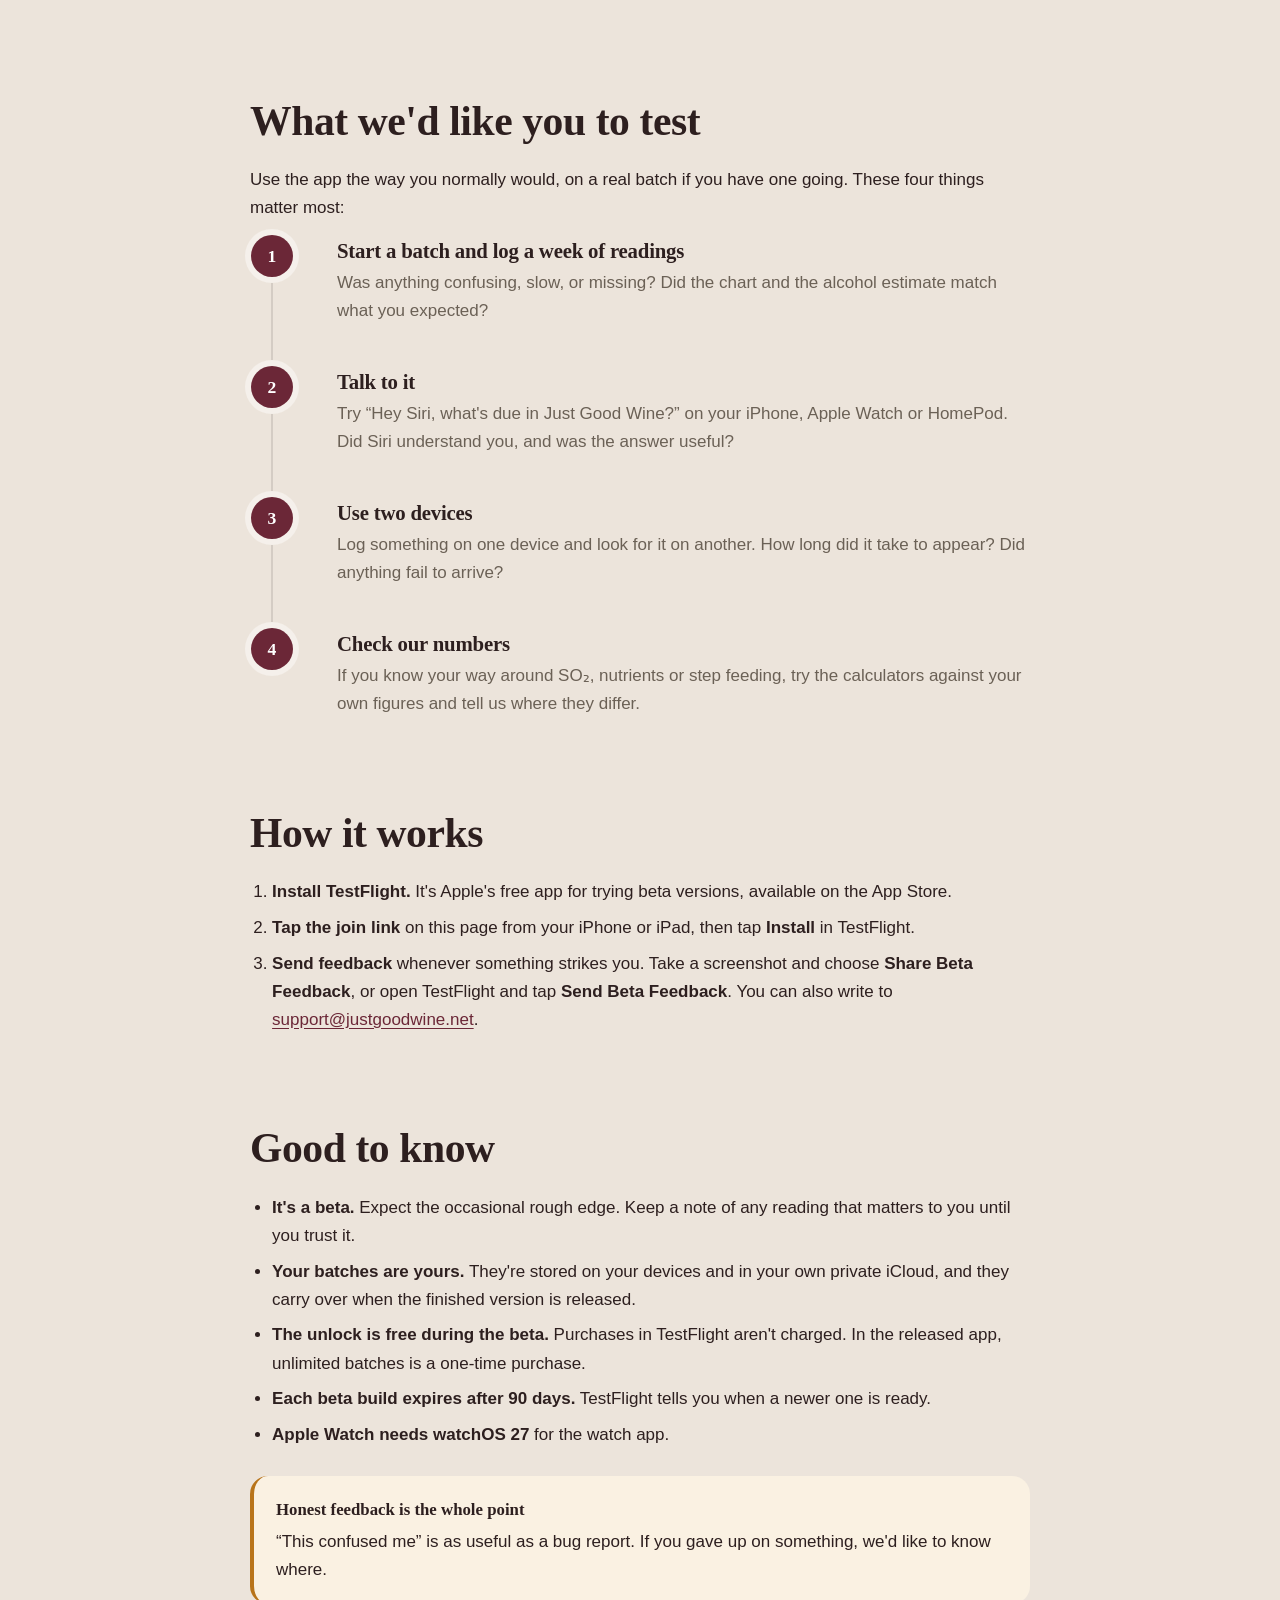
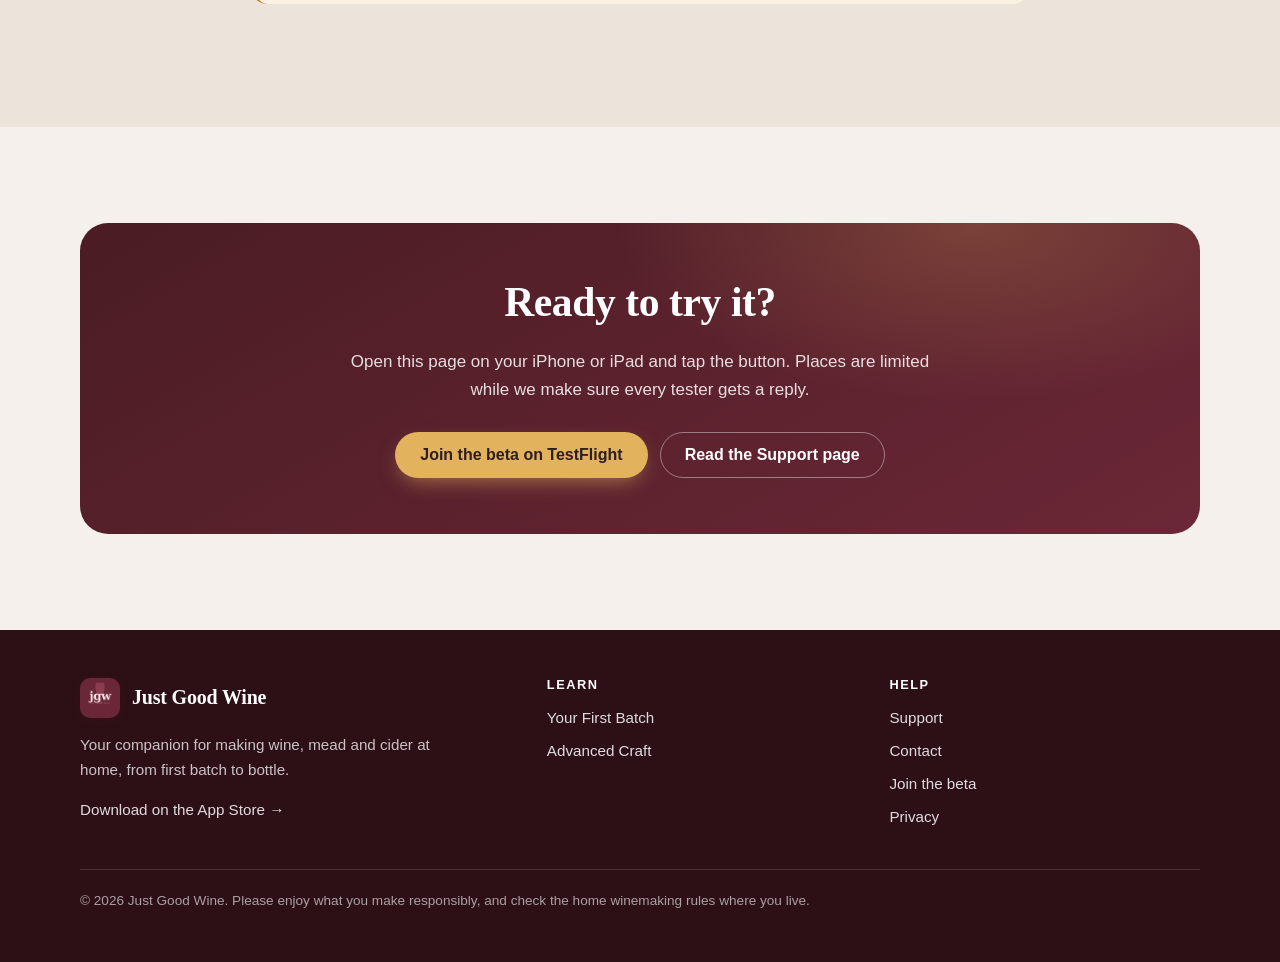
<file: beta.html>
<!doctype html>
<html lang="en">
<head>
  <meta charset="utf-8">
  <meta name="viewport" content="width=device-width, initial-scale=1">
  <title>Join the Beta — Just Good Wine</title>
  <meta name="description" content="Help test the next version of Just Good Wine: Siri and HomePod voice commands, spoken briefings, and a fuller iPhone and Apple Watch app.">
  <meta name="theme-color" content="#4a1c24">
  <meta property="og:title" content="Help test the next Just Good Wine">
  <meta property="og:description" content="Free beta for home winemakers on iPhone, iPad and Apple Watch.">
  <meta property="og:image" content="https://justgoodwine.net/img/icon-512.png">
  <meta property="og:url" content="https://justgoodwine.net/beta.html">
  <link rel="icon" href="img/favicon.png">
  <link rel="apple-touch-icon" href="img/icon-180.png">
  <link rel="stylesheet" href="css/styles.css">
</head>
<body>
  <a class="skip" href="#main">Skip to content</a>

  <header class="site-header">
    <div class="wrap">
      <a class="brand" href="index.html">
        <img src="img/icon-180.png" alt="" width="40" height="40">
        <span>Just Good Wine</span>
      </a>
      <button class="nav-toggle" aria-label="Menu" aria-expanded="false" aria-controls="nav">
        <svg width="20" height="20" viewBox="0 0 20 20" fill="none" stroke="currentColor" stroke-width="2" stroke-linecap="round"><path d="M3 6h14M3 10h14M3 14h14"/></svg>
      </button>
      <nav class="nav" id="nav" aria-label="Main">
        <a href="index.html">Home</a>
        <a href="beginners.html">Your First Batch</a>
        <a href="advanced.html">Advanced Craft</a>
        <a href="support.html">Support</a>
      </nav>
    </div>
  </header>

  <main id="main">
    <div class="page-hero">
      <div class="wrap">
        <span class="eyebrow">Beta testers wanted</span>
        <h1>Help shape the next Just Good Wine</h1>
        <p>Version 2.1 is nearly ready, and it needs winemakers to try it on real batches before it goes to the App Store. It's free to join, and you can leave whenever you like.</p>
        <div class="hero-actions">
          <a class="btn btn-gold" href="https://testflight.apple.com/join/EXNsTP4z" rel="noopener">Join the beta on TestFlight</a>
          <a class="btn btn-ghost" href="#how">How it works</a>
        </div>
        <p class="hero-note">For iPhone and iPad on iOS 17.6 or later. Apple Watch is optional.</p>
      </div>
    </div>

    <section>
      <div class="wrap">
        <div class="section-head">
          <span class="eyebrow">What's new to try</span>
          <h2>In this beta</h2>
          <p>Everything in the current app, plus the features below. Unlimited batches are unlocked at no charge while you're testing.</p>
        </div>
        <div class="grid grid-3">
          <div class="card">
            <div class="icon"><svg viewBox="0 0 24 24" fill="none" stroke="currentColor" stroke-width="2" stroke-linecap="round" stroke-linejoin="round"><rect x="9" y="3" width="6" height="11" rx="3"/><path d="M5 11a7 7 0 0 0 14 0M12 18v3"/></svg></div>
            <h3>Ask Siri</h3>
            <p>“What's due in Just Good Wine?” Hear what needs doing, check on a batch, log a gravity reading or tick off a reminder, hands-free.</p>
          </div>
          <div class="card">
            <div class="icon"><svg viewBox="0 0 24 24" fill="none" stroke="currentColor" stroke-width="2" stroke-linecap="round" stroke-linejoin="round"><path d="M4 10v4h3l5 4V6L7 10z"/><path d="M16 9a4 4 0 0 1 0 6M18.500 6.500a7.500 7.500 0 0 1 0 11"/></svg></div>
            <h3>Spoken briefings</h3>
            <p>A gentle one-line nudge in the morning and afternoon, and a full run-down in the evening, read out by your HomePod or iPhone.</p>
          </div>
          <div class="card">
            <div class="icon"><svg viewBox="0 0 24 24" fill="none" stroke="currentColor" stroke-width="2" stroke-linecap="round" stroke-linejoin="round"><rect x="7" y="6" width="10" height="12" rx="3"/><path d="M9 6l.700-3h4.600l.700 3M9 18l.700 3h4.600l.700-3M12 10v2.500l1.500 1"/></svg></div>
            <h3>Apple Watch app</h3>
            <p>See your batches, log a reading and mark reminders done from your wrist. It answers Siri on its own, without your iPhone nearby.</p>
          </div>
          <div class="card">
            <div class="icon"><svg viewBox="0 0 24 24" fill="none" stroke="currentColor" stroke-width="2" stroke-linecap="round" stroke-linejoin="round"><rect x="6" y="2.500" width="12" height="19" rx="3"/><path d="M10.500 18.500h3"/></svg></div>
            <h3>A fuller iPhone app</h3>
            <p>Edit a batch, change its stage, record tasting notes and bottling, duplicate it, save it as a recipe and export a report, all from the phone.</p>
          </div>
          <div class="card">
            <div class="icon"><svg viewBox="0 0 24 24" fill="none" stroke="currentColor" stroke-width="2" stroke-linecap="round" stroke-linejoin="round"><path d="M4 20l4.500-1 10-10a2.100 2.100 0 0 0-3-3l-10 10z"/><path d="M14 7.500l3 3"/></svg></div>
            <h3>Fix a reading</h3>
            <p>Typed 1.900 when you meant 1.090? Touch and hold any reading to correct it or remove it.</p>
          </div>
          <div class="card">
            <div class="icon"><svg viewBox="0 0 24 24" fill="none" stroke="currentColor" stroke-width="2" stroke-linecap="round" stroke-linejoin="round"><path d="M7 18a4.500 4.500 0 0 1-.500-8.970A6 6 0 0 1 18 10.500a3.800 3.800 0 0 1-.500 7.500z"/></svg></div>
            <h3>Sync across devices</h3>
            <p>Your batches stay in step between iPhone, iPad and Apple Watch through your own iCloud.</p>
          </div>
        </div>
      </div>
    </section>

    <section class="alt">
      <div class="narrow prose">
        <span class="eyebrow">Where your eyes help most</span>
        <h2>What we'd like you to test</h2>
        <p>Use the app the way you normally would, on a real batch if you have one going. These four things matter most:</p>
        <ol class="steps">
          <li>
            <h3>Start a batch and log a week of readings</h3>
            <p>Was anything confusing, slow, or missing? Did the chart and the alcohol estimate match what you expected?</p>
          </li>
          <li>
            <h3>Talk to it</h3>
            <p>Try “Hey Siri, what's due in Just Good Wine?” on your iPhone, Apple Watch or HomePod. Did Siri understand you, and was the answer useful?</p>
          </li>
          <li>
            <h3>Use two devices</h3>
            <p>Log something on one device and look for it on another. How long did it take to appear? Did anything fail to arrive?</p>
          </li>
          <li>
            <h3>Check our numbers</h3>
            <p>If you know your way around SO₂, nutrients or step feeding, try the calculators against your own figures and tell us where they differ.</p>
          </li>
        </ol>

        <h2 id="how">How it works</h2>
        <ol>
          <li><strong>Install TestFlight.</strong> It's Apple's free app for trying beta versions, available on the App Store.</li>
          <li><strong>Tap the join link</strong> on this page from your iPhone or iPad, then tap <strong>Install</strong> in TestFlight.</li>
          <li><strong>Send feedback</strong> whenever something strikes you. Take a screenshot and choose <strong>Share Beta Feedback</strong>, or open TestFlight and tap <strong>Send Beta Feedback</strong>. You can also write to <a href="mailto:support@justgoodwine.net?subject=Just%20Good%20Wine%20beta">support@justgoodwine.net</a>.</li>
        </ol>

        <h2>Good to know</h2>
        <ul>
          <li><strong>It's a beta.</strong> Expect the occasional rough edge. Keep a note of any reading that matters to you until you trust it.</li>
          <li><strong>Your batches are yours.</strong> They're stored on your devices and in your own private iCloud, and they carry over when the finished version is released.</li>
          <li><strong>The unlock is free during the beta.</strong> Purchases in TestFlight aren't charged. In the released app, unlimited batches is a one-time purchase.</li>
          <li><strong>Each beta build expires after 90 days.</strong> TestFlight tells you when a newer one is ready.</li>
          <li><strong>Apple Watch needs watchOS 27</strong> for the watch app.</li>
        </ul>

        <div class="callout tip">
          <strong>Honest feedback is the whole point</strong>
          <p>“This confused me” is as useful as a bug report. If you gave up on something, we'd like to know where.</p>
        </div>
      </div>
    </section>

    <section>
      <div class="wrap">
        <div class="band">
          <h2>Ready to try it?</h2>
          <p>Open this page on your iPhone or iPad and tap the button. Places are limited while we make sure every tester gets a reply.</p>
          <div class="hero-actions">
            <a class="btn btn-gold" href="https://testflight.apple.com/join/EXNsTP4z" rel="noopener">Join the beta on TestFlight</a>
            <a class="btn btn-ghost" href="support.html">Read the Support page</a>
          </div>
        </div>
      </div>
    </section>
  </main>

  <footer class="site-footer">
    <div class="wrap">
      <div class="cols">
        <div>
          <a class="brand" href="index.html"><img src="img/icon-180.png" alt="" width="40" height="40"><span>Just Good Wine</span></a>
          <p style="margin-top:14px;max-width:26em">Your companion for making wine, mead and cider at home, from first batch to bottle.</p>
          <p style="margin:0"><a href="https://apps.apple.com/app/just-good-wine/id6771193217" rel="noopener">Download on the App Store →</a></p>
        </div>
        <div>
          <h4>Learn</h4>
          <ul>
            <li><a href="beginners.html">Your First Batch</a></li>
            <li><a href="advanced.html">Advanced Craft</a></li>
          </ul>
        </div>
        <div>
          <h4>Help</h4>
          <ul>
            <li><a href="support.html">Support</a></li>
            <li><a href="support.html#contact">Contact</a></li>
            <li><a href="beta.html">Join the beta</a></li>
            <li><a href="privacy.html">Privacy</a></li>
          </ul>
        </div>
      </div>
      <p class="legal">© 2026 Just Good Wine. Please enjoy what you make responsibly, and check the home winemaking rules where you live.</p>
    </div>
  </footer>

  <script src="js/site.js"></script>
</body>
</html>
</file>
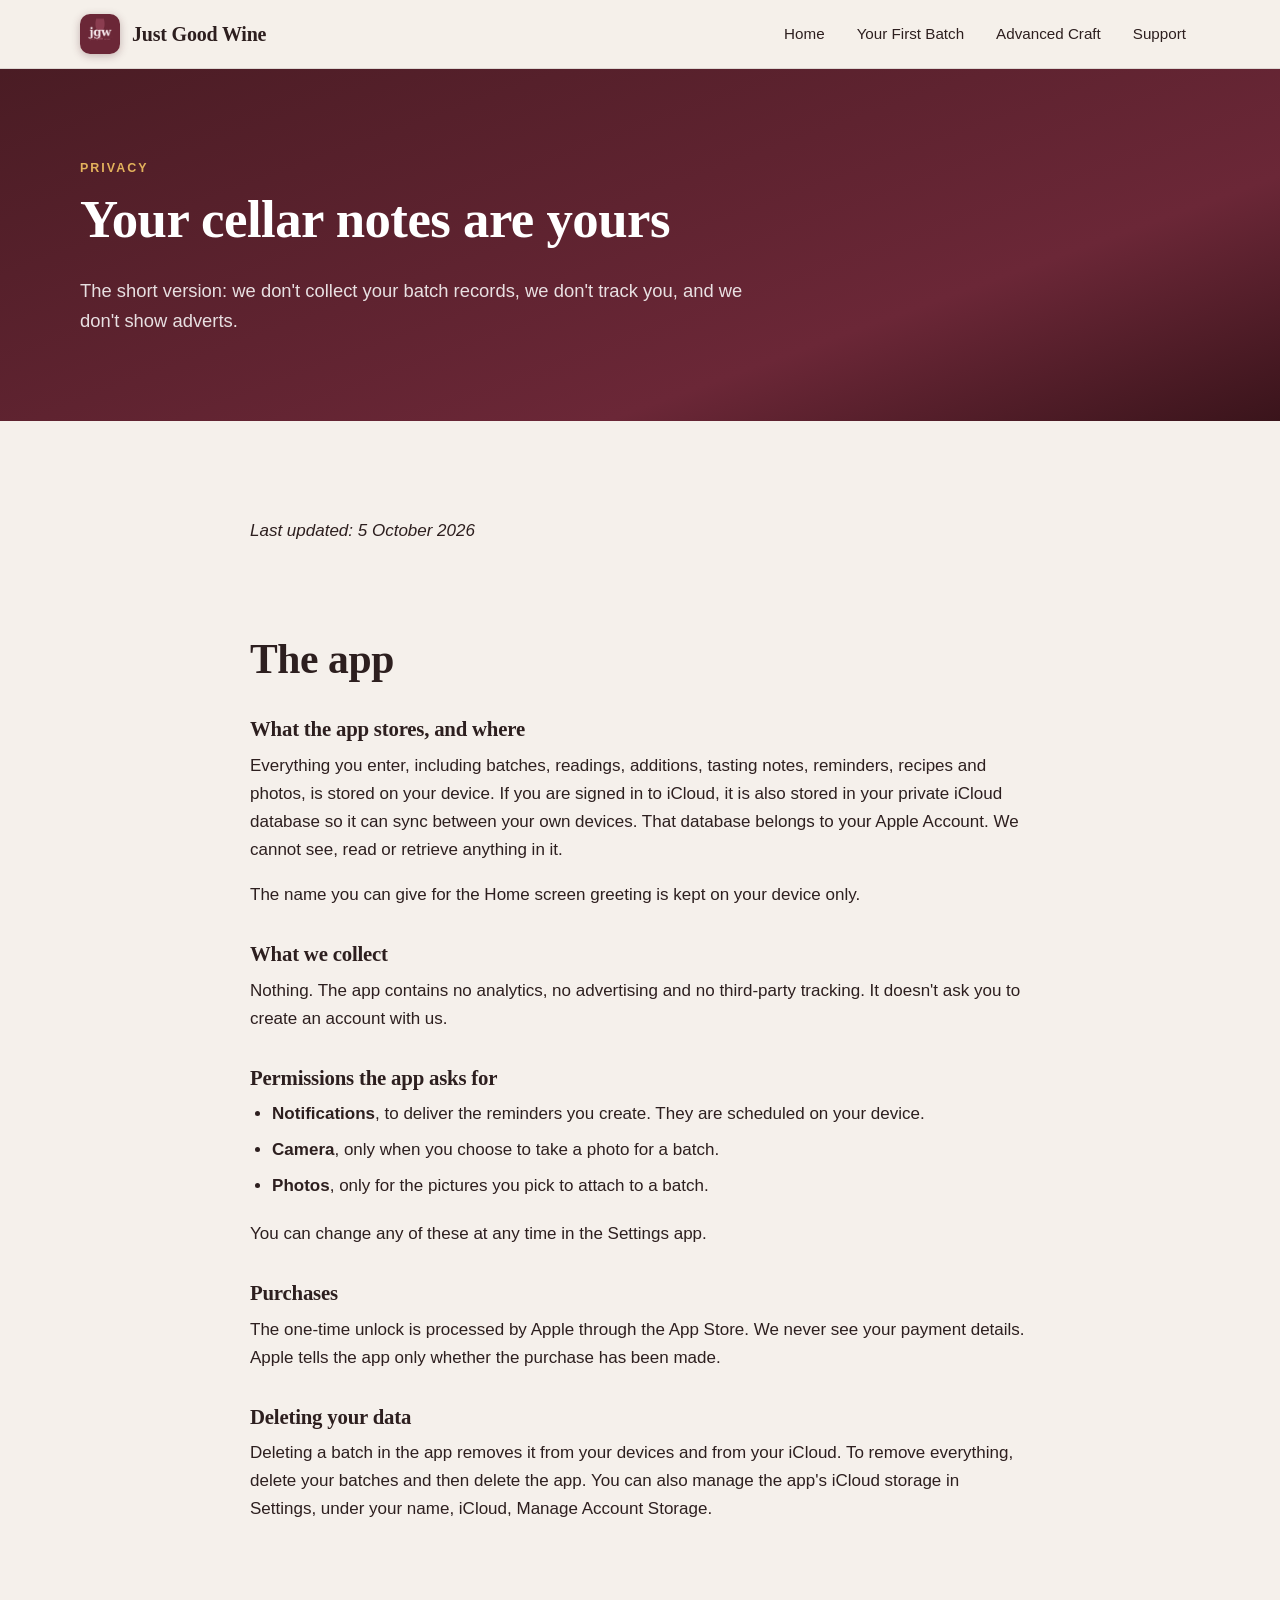
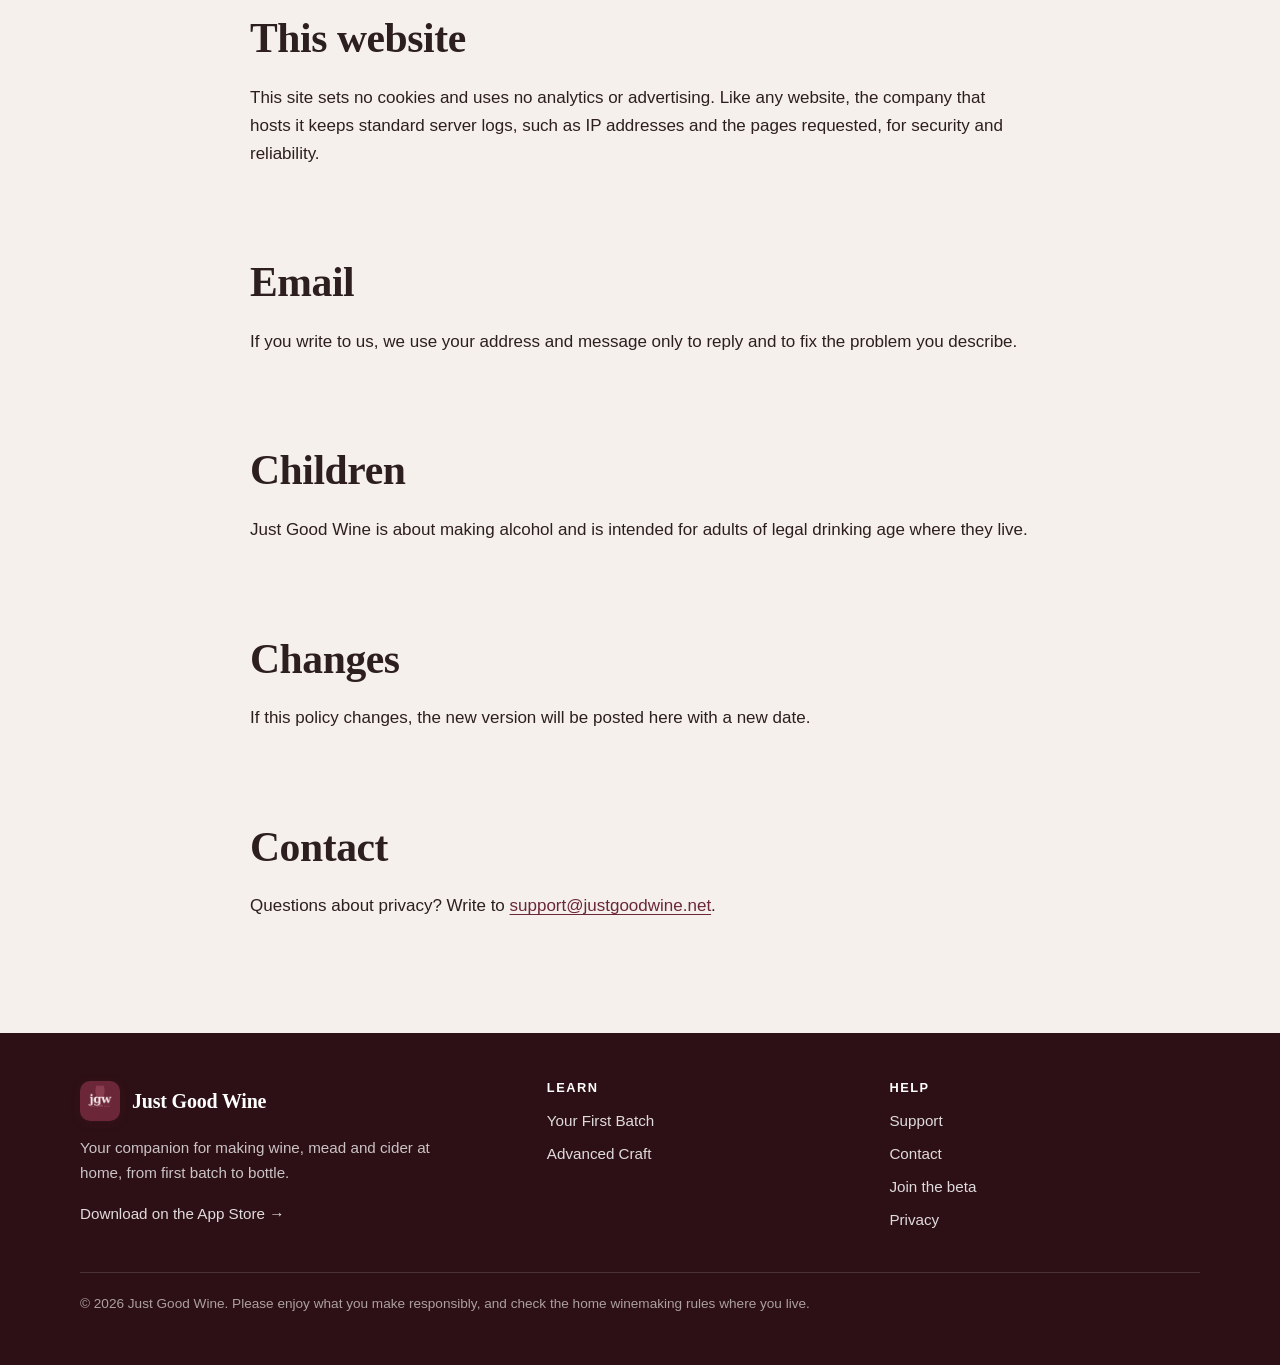
<file: privacy.html>
<!doctype html>
<html lang="en">
<head>
  <meta charset="utf-8">
  <meta name="viewport" content="width=device-width, initial-scale=1">
  <title>Privacy — Just Good Wine</title>
  <meta name="description" content="How the Just Good Wine app and website handle your information.">
  <meta name="theme-color" content="#4a1c24">
  <link rel="icon" href="img/favicon.png">
  <link rel="apple-touch-icon" href="img/icon-180.png">
  <link rel="stylesheet" href="css/styles.css">
</head>
<body>
  <a class="skip" href="#main">Skip to content</a>

  <header class="site-header">
    <div class="wrap">
      <a class="brand" href="index.html">
        <img src="img/icon-180.png" alt="" width="40" height="40">
        <span>Just Good Wine</span>
      </a>
      <button class="nav-toggle" aria-label="Menu" aria-expanded="false" aria-controls="nav">
        <svg width="20" height="20" viewBox="0 0 20 20" fill="none" stroke="currentColor" stroke-width="2" stroke-linecap="round"><path d="M3 6h14M3 10h14M3 14h14"/></svg>
      </button>
      <nav class="nav" id="nav" aria-label="Main">
        <a href="index.html">Home</a>
        <a href="beginners.html">Your First Batch</a>
        <a href="advanced.html">Advanced Craft</a>
        <a href="support.html">Support</a>
      </nav>
    </div>
  </header>

  <main id="main">
    <div class="page-hero">
      <div class="wrap">
        <span class="eyebrow">Privacy</span>
        <h1>Your cellar notes are yours</h1>
        <p>The short version: we don't collect your batch records, we don't track you, and we don't show adverts.</p>
      </div>
    </div>

    <section>
      <div class="narrow prose">
        <p><em>Last updated: 5 October 2026</em></p>

        <h2>The app</h2>
        <h3>What the app stores, and where</h3>
        <p>Everything you enter, including batches, readings, additions, tasting notes, reminders, recipes and photos, is stored on your device. If you are signed in to iCloud, it is also stored in your private iCloud database so it can sync between your own devices. That database belongs to your Apple Account. We cannot see, read or retrieve anything in it.</p>
        <p>The name you can give for the Home screen greeting is kept on your device only.</p>

        <h3>What we collect</h3>
        <p>Nothing. The app contains no analytics, no advertising and no third-party tracking. It doesn't ask you to create an account with us.</p>

        <h3>Permissions the app asks for</h3>
        <ul>
          <li><strong>Notifications</strong>, to deliver the reminders you create. They are scheduled on your device.</li>
          <li><strong>Camera</strong>, only when you choose to take a photo for a batch.</li>
          <li><strong>Photos</strong>, only for the pictures you pick to attach to a batch.</li>
        </ul>
        <p>You can change any of these at any time in the Settings app.</p>

        <h3>Purchases</h3>
        <p>The one-time unlock is processed by Apple through the App Store. We never see your payment details. Apple tells the app only whether the purchase has been made.</p>

        <h3>Deleting your data</h3>
        <p>Deleting a batch in the app removes it from your devices and from your iCloud. To remove everything, delete your batches and then delete the app. You can also manage the app's iCloud storage in Settings, under your name, iCloud, Manage Account Storage.</p>

        <h2>This website</h2>
        <p>This site sets no cookies and uses no analytics or advertising. Like any website, the company that hosts it keeps standard server logs, such as IP addresses and the pages requested, for security and reliability.</p>

        <h2>Email</h2>
        <p>If you write to us, we use your address and message only to reply and to fix the problem you describe.</p>

        <h2>Children</h2>
        <p>Just Good Wine is about making alcohol and is intended for adults of legal drinking age where they live.</p>

        <h2>Changes</h2>
        <p>If this policy changes, the new version will be posted here with a new date.</p>

        <h2>Contact</h2>
        <p>Questions about privacy? Write to <a href="mailto:support@justgoodwine.net">support@justgoodwine.net</a>.</p>
      </div>
    </section>
  </main>

  <footer class="site-footer">
    <div class="wrap">
      <div class="cols">
        <div>
          <a class="brand" href="index.html"><img src="img/icon-180.png" alt="" width="40" height="40"><span>Just Good Wine</span></a>
          <p style="margin-top:14px;max-width:26em">Your companion for making wine, mead and cider at home, from first batch to bottle.</p>
          <p style="margin:0"><a href="https://apps.apple.com/app/just-good-wine/id6771193217" rel="noopener">Download on the App Store →</a></p>
        </div>
        <div>
          <h4>Learn</h4>
          <ul>
            <li><a href="beginners.html">Your First Batch</a></li>
            <li><a href="advanced.html">Advanced Craft</a></li>
          </ul>
        </div>
        <div>
          <h4>Help</h4>
          <ul>
            <li><a href="support.html">Support</a></li>
            <li><a href="support.html#contact">Contact</a></li>
            <li><a href="beta.html">Join the beta</a></li>
            <li><a href="privacy.html">Privacy</a></li>
          </ul>
        </div>
      </div>
      <p class="legal">© 2026 Just Good Wine. Please enjoy what you make responsibly, and check the home winemaking rules where you live.</p>
    </div>
  </footer>

  <script src="js/site.js"></script>
</body>
</html>
</file>
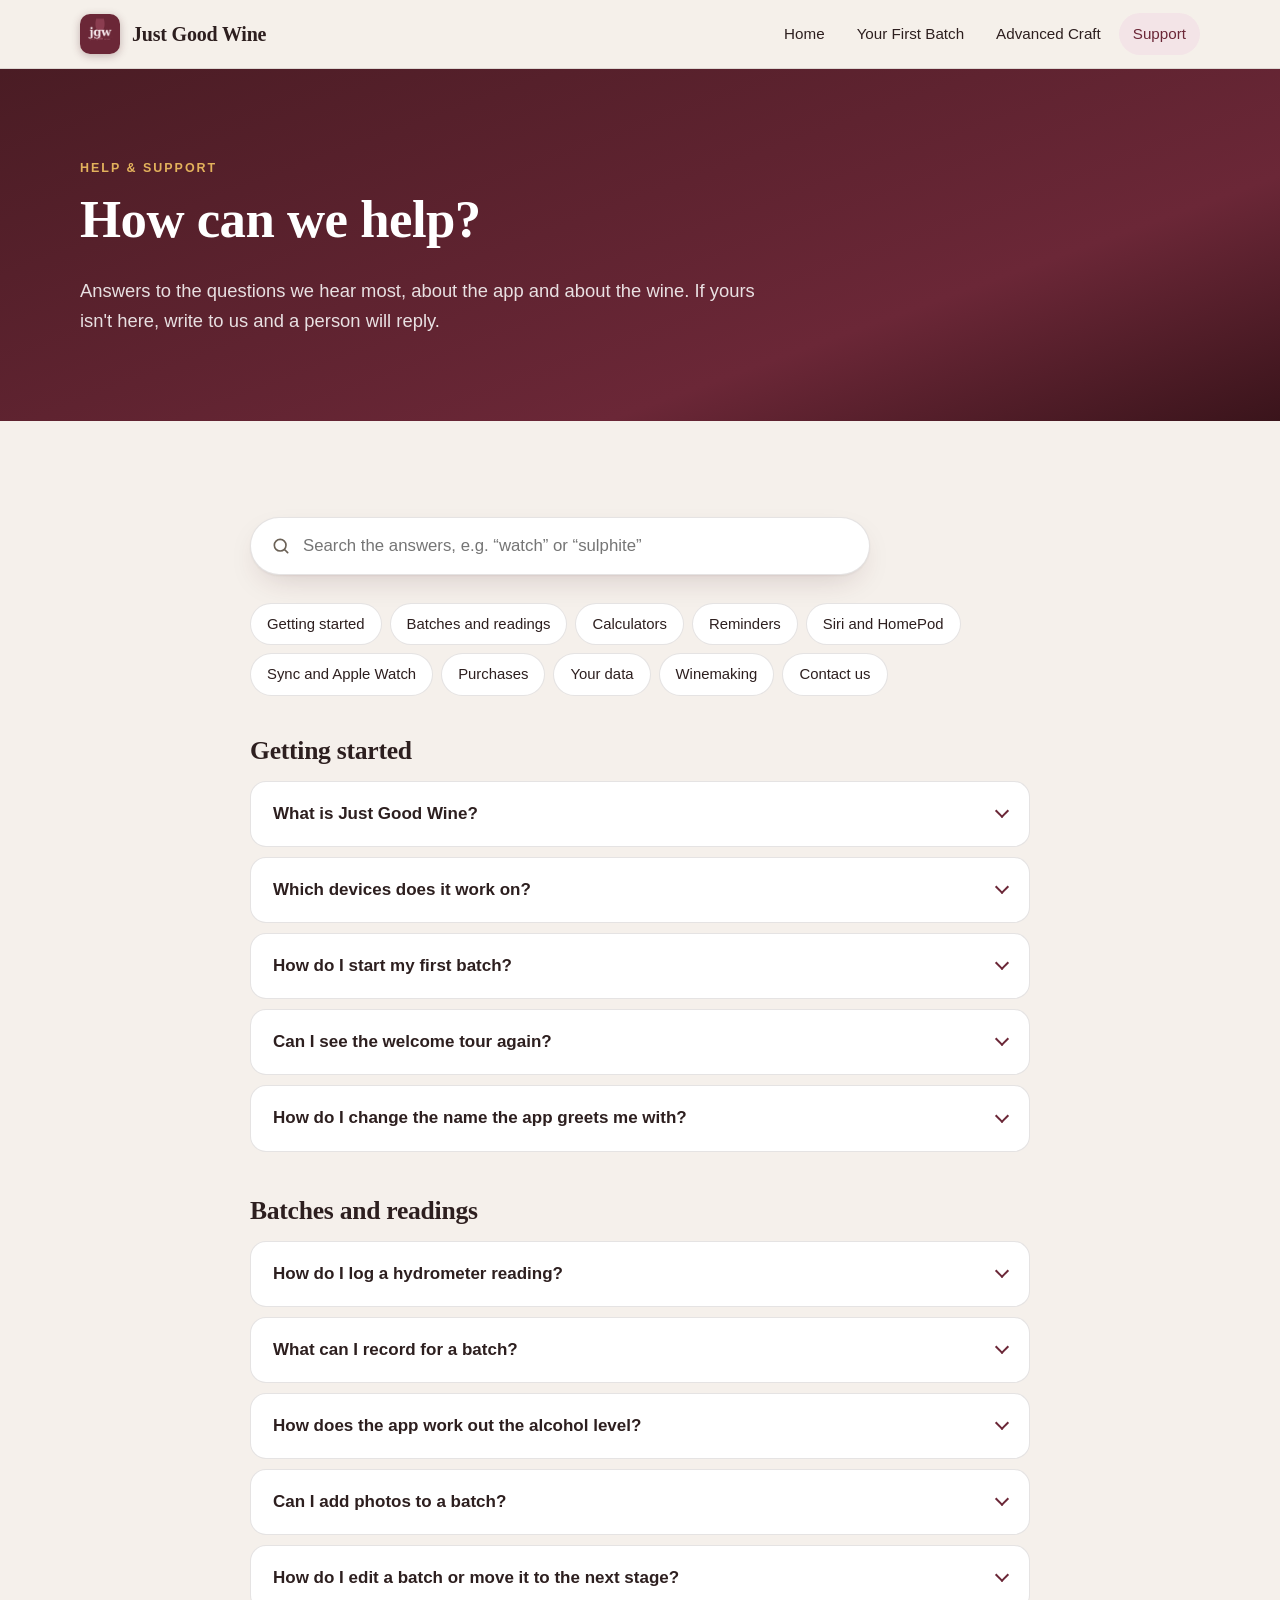
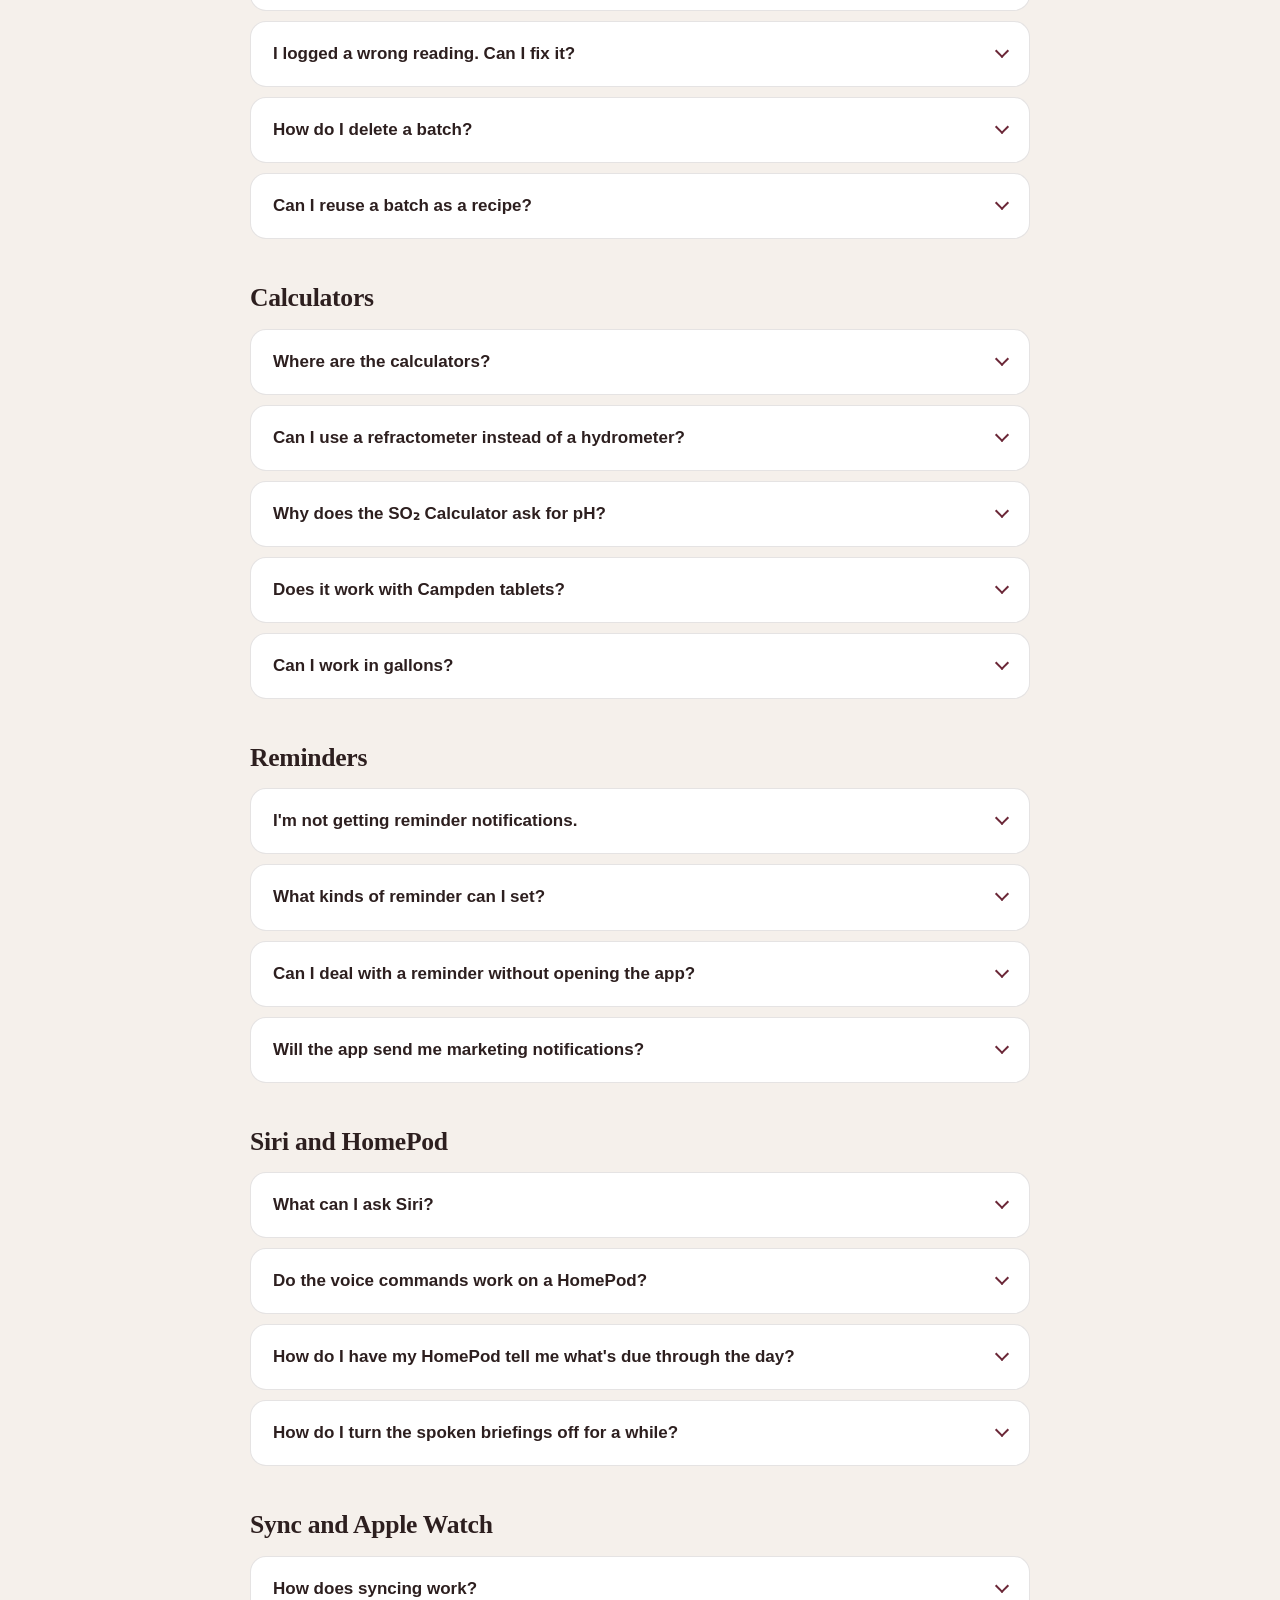
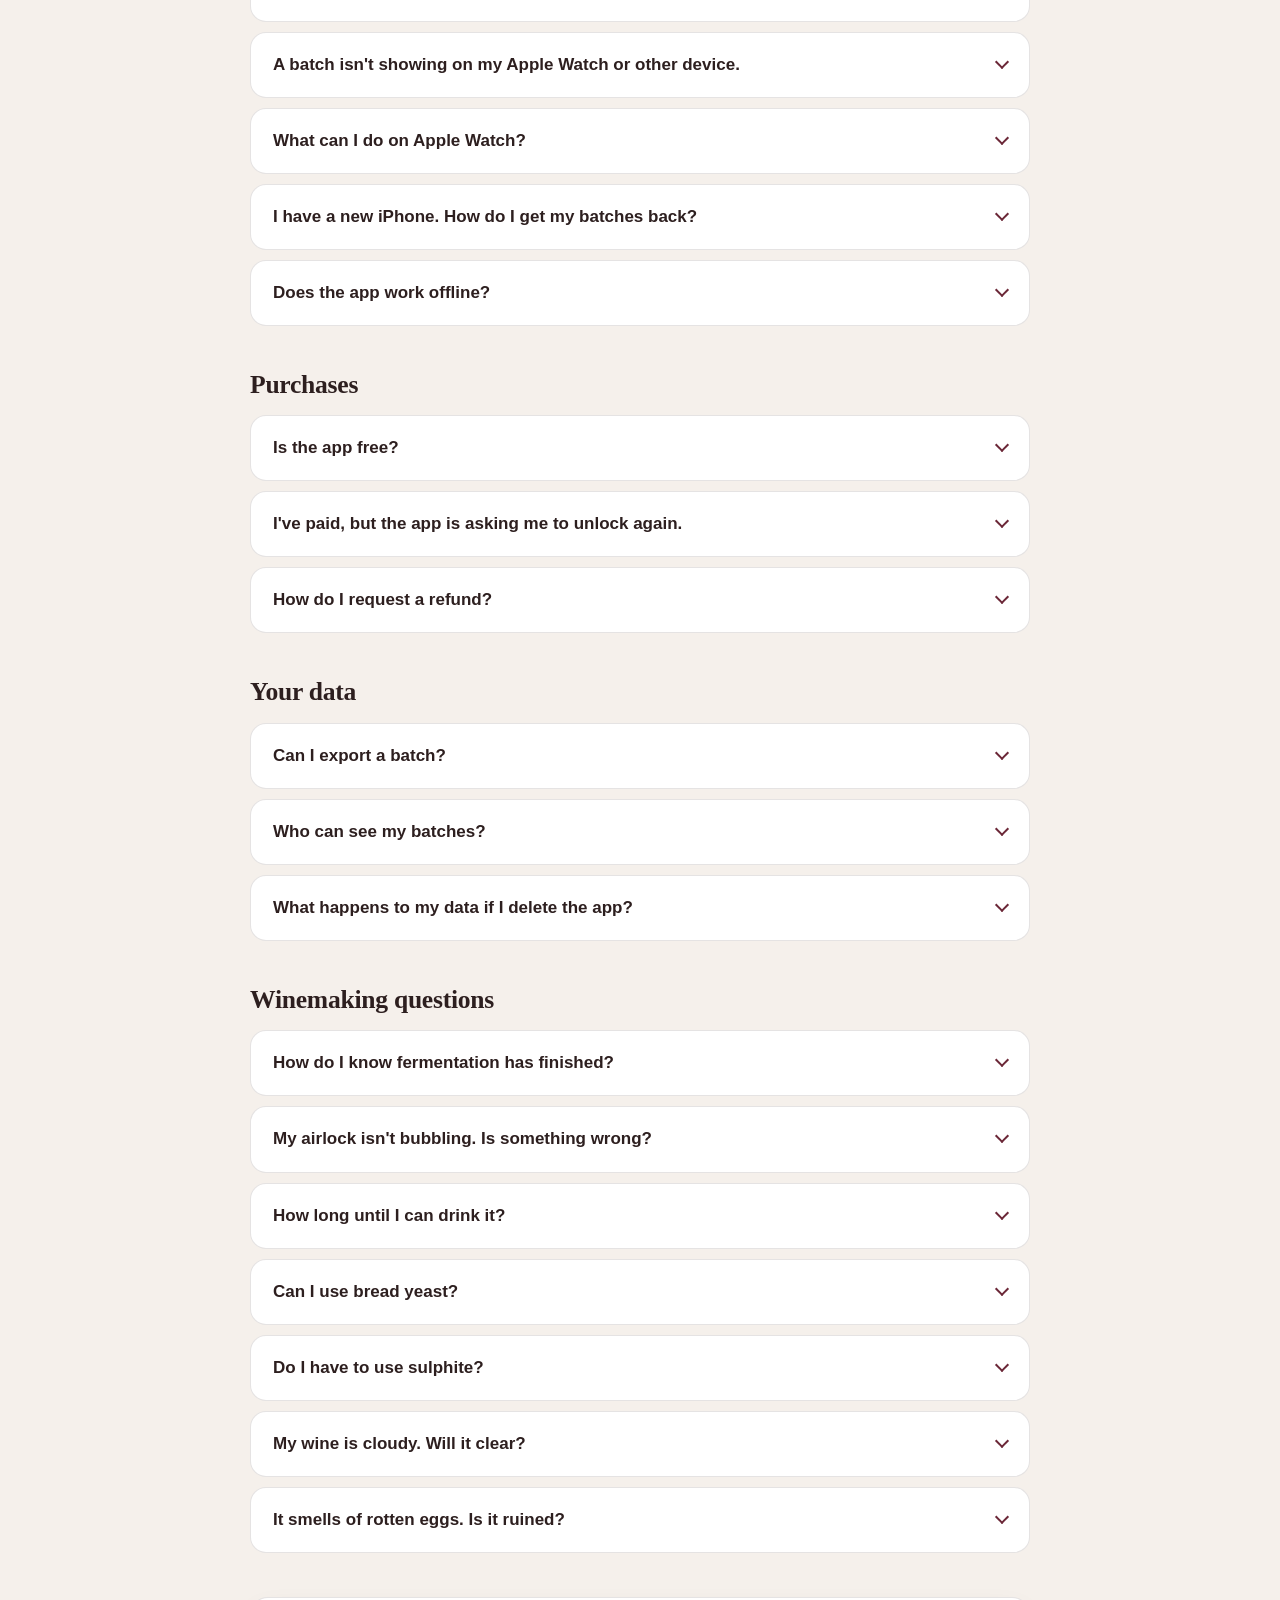
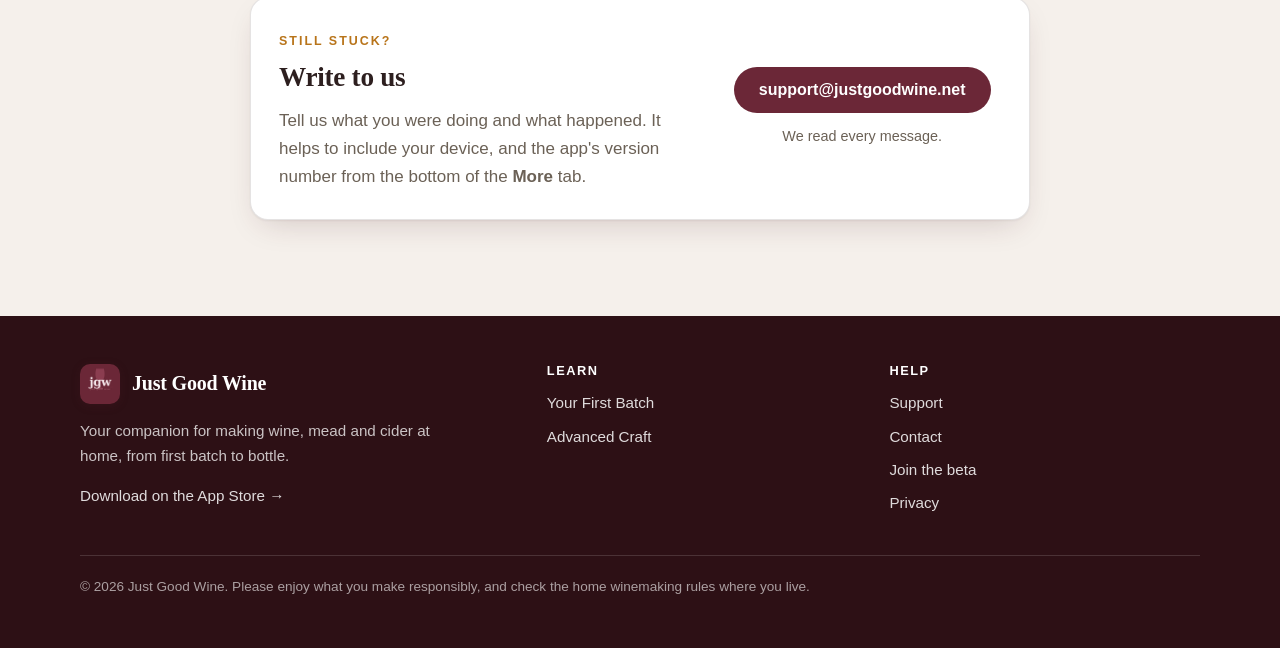
<file: support.html>
<!doctype html>
<html lang="en">
<head>
  <meta charset="utf-8">
  <meta name="viewport" content="width=device-width, initial-scale=1">
  <title>Support — Just Good Wine</title>
  <meta name="description" content="Answers to common questions about the Just Good Wine app and about home winemaking, and how to contact us.">
  <meta name="theme-color" content="#4a1c24">
  <link rel="icon" href="img/favicon.png">
  <link rel="apple-touch-icon" href="img/icon-180.png">
  <link rel="stylesheet" href="css/styles.css">
</head>
<body>
  <a class="skip" href="#main">Skip to content</a>

  <header class="site-header">
    <div class="wrap">
      <a class="brand" href="index.html">
        <img src="img/icon-180.png" alt="" width="40" height="40">
        <span>Just Good Wine</span>
      </a>
      <button class="nav-toggle" aria-label="Menu" aria-expanded="false" aria-controls="nav">
        <svg width="20" height="20" viewBox="0 0 20 20" fill="none" stroke="currentColor" stroke-width="2" stroke-linecap="round"><path d="M3 6h14M3 10h14M3 14h14"/></svg>
      </button>
      <nav class="nav" id="nav" aria-label="Main">
        <a href="index.html">Home</a>
        <a href="beginners.html">Your First Batch</a>
        <a href="advanced.html">Advanced Craft</a>
        <a href="support.html" aria-current="page">Support</a>
      </nav>
    </div>
  </header>

  <main id="main">
    <div class="page-hero">
      <div class="wrap">
        <span class="eyebrow">Help &amp; Support</span>
        <h1>How can we help?</h1>
        <p>Answers to the questions we hear most, about the app and about the wine. If yours isn't here, write to us and a person will reply.</p>
      </div>
    </div>

    <section>
      <div class="narrow">
        <label class="search" for="faq-search">
          <svg viewBox="0 0 24 24" fill="none" stroke="currentColor" stroke-width="2" stroke-linecap="round" aria-hidden="true"><circle cx="11" cy="11" r="7"/><path d="M20 20l-3.500-3.500"/></svg>
          <input id="faq-search" type="search" placeholder="Search the answers, e.g. “watch” or “sulphite”" aria-label="Search the answers" autocomplete="off">
        </label>

        <ul class="toc" aria-label="Topics" style="margin-top:28px">
          <li><a href="#getting-started">Getting started</a></li>
          <li><a href="#logging">Batches and readings</a></li>
          <li><a href="#tools">Calculators</a></li>
          <li><a href="#reminders">Reminders</a></li>
          <li><a href="#siri">Siri and HomePod</a></li>
          <li><a href="#sync">Sync and Apple Watch</a></li>
          <li><a href="#purchases">Purchases</a></li>
          <li><a href="#data">Your data</a></li>
          <li><a href="#winemaking">Winemaking</a></li>
          <li><a href="#contact">Contact us</a></li>
        </ul>

        <p class="no-results">No answers match that search. Try a different word, or <a href="#contact">write to us</a>.</p>

        <div class="faq-group" id="getting-started">
          <h2>Getting started</h2>
          <details class="faq">
            <summary>What is Just Good Wine?</summary>
            <div class="answer"><p>It's an app for people who make wine, mead or cider at home. It keeps a record of each batch, reminds you when something needs doing, and includes calculators and a library of recipes and yeast strains.</p></div>
          </details>
          <details class="faq">
            <summary>Which devices does it work on?</summary>
            <div class="answer"><p>iPhone, iPad and Apple Watch. Your batches sync between them through iCloud.</p></div>
          </details>
          <details class="faq">
            <summary>How do I start my first batch?</summary>
            <div class="answer">
              <ol>
                <li>On the <strong>Home</strong> screen, tap <strong>Start a new batch</strong>.</li>
                <li>Pick a recipe from the library, or enter your own name, type and volume.</li>
                <li>Save it. The batch appears on Home, ready for its first reading.</li>
              </ol>
              <p>New to all this? The <a href="beginners.html">beginner's guide</a> walks through the whole process.</p>
            </div>
          </details>
          <details class="faq">
            <summary>Can I see the welcome tour again?</summary>
            <div class="answer"><p>Yes. Open the <strong>More</strong> tab and tap <strong>Show Welcome Tour</strong>.</p></div>
          </details>
          <details class="faq">
            <summary>How do I change the name the app greets me with?</summary>
            <div class="answer"><p>Tap the greeting on the Home screen. The name is optional and stays on that device.</p></div>
          </details>
        </div>

        <div class="faq-group" id="logging">
          <h2>Batches and readings</h2>
          <details class="faq">
            <summary>How do I log a hydrometer reading?</summary>
            <div class="answer">
              <ol>
                <li>Open the <strong>Quick Log</strong> tab and choose the batch.</li>
                <li>Enter the specific gravity. Temperature, pH and notes are optional.</li>
                <li>Tap <strong>Save Reading</strong>.</li>
              </ol>
              <p>You can also log a reading from Apple Watch: open the batch and tap <strong>Log Reading</strong>.</p>
            </div>
          </details>
          <details class="faq">
            <summary>What can I record for a batch?</summary>
            <div class="answer"><p>Gravity, temperature and pH readings; chemical additions; racking; tasting notes; bottling details; and photos. Each batch also has reminders and a timeline of everything that has happened to it.</p><p>On iPhone, readings, additions, racking and photos are logged from the <strong>Quick Log</strong> tab, and tasting notes and bottling from the <strong>Tasting</strong> and <strong>Bottling</strong> tabs inside the batch.</p></div>
          </details>
          <details class="faq">
            <summary>How does the app work out the alcohol level?</summary>
            <div class="answer"><p>From the drop between your first and your most recent gravity reading. It needs at least two readings, so the figure appears after your second one. For the most accurate result, make sure your first reading is taken before fermentation starts.</p></div>
          </details>
          <details class="faq">
            <summary>Can I add photos to a batch?</summary>
            <div class="answer"><p>Yes. In Quick Log you can choose a photo from your library or take one with the camera, and add a caption. The first time you use the camera, iOS asks for permission.</p></div>
          </details>
          <details class="faq">
            <summary>How do I edit a batch or move it to the next stage?</summary>
            <div class="answer">
              <ul>
                <li><strong>To edit the details:</strong> open the batch. On iPhone, tap the <strong>•••</strong> button at the top left and choose <strong>Edit Batch</strong>. On iPad, tap the pencil button at the top. You can change the name, wine type, variety, volume, start date and notes.</li>
                <li><strong>To change the stage:</strong> open the batch and tap the coloured status badge, such as “Fermenting”, then choose Planning, Fermenting, Secondary, Aging, Bottled or Finished.</li>
              </ul>
              <p>On iPhone you can also touch and hold a batch on the Home tab and choose <strong>Edit Batch</strong>.</p>
            </div>
          </details>
          <details class="faq">
            <summary>I logged a wrong reading. Can I fix it?</summary>
            <div class="answer"><p>Yes. Open the batch and find the reading, under <strong>Readings</strong> on iPhone or <strong>Fermentation</strong> on iPad. Touch and hold it and choose <strong>Edit Reading</strong> to correct it, or <strong>Delete Reading</strong> to remove it.</p></div>
          </details>
          <details class="faq">
            <summary>How do I delete a batch?</summary>
            <div class="answer"><p>Touch and hold the batch, on the <strong>Home</strong> tab on iPhone or in the batch list on iPad, choose <strong>Delete Batch</strong>, and confirm. Deleting is permanent and removes the batch, with all its readings and photos, from every device signed in to your iCloud. Any reminder alerts for that batch are cancelled too.</p></div>
          </details>
          <details class="faq">
            <summary>Can I reuse a batch as a recipe?</summary>
            <div class="answer"><p>Yes. Open the batch and choose <strong>Save as Recipe</strong> to keep it as a recipe of your own, or <strong>Duplicate</strong> to start the same wine again. On iPhone both are under the <strong>•••</strong> button at the top left; on iPad they are buttons at the top of the batch.</p></div>
          </details>
        </div>

        <div class="faq-group" id="tools">
          <h2>Calculators</h2>
          <details class="faq">
            <summary>Where are the calculators?</summary>
            <div class="answer"><p>On the <strong>Tools</strong> tab: ABV, SO₂, Nutrient and Step Feeding. Each has a guide explaining what the numbers mean.</p></div>
          </details>
          <details class="faq">
            <summary>Can I use a refractometer instead of a hydrometer?</summary>
            <div class="answer"><p>Yes. The ABV Calculator accepts readings from either, as specific gravity or °Brix. Bear in mind that once fermentation has started, alcohol distorts a refractometer's reading, so a hydrometer is the more reliable tool for a final gravity.</p></div>
          </details>
          <details class="faq">
            <summary>Why does the SO₂ Calculator ask for pH?</summary>
            <div class="answer"><p>Because the amount of sulphite a wine needs depends heavily on its pH. A wine at pH 3.7 needs roughly three times as much free SO₂ as one at pH 3.2 for the same protection. The <a href="advanced.html#so2">SO₂ and pH table</a> shows the figures.</p></div>
          </details>
          <details class="faq">
            <summary>Does it work with Campden tablets?</summary>
            <div class="answer"><p>Yes. The SO₂ Calculator gives the dose in grams of potassium metabisulphite or in Campden tablets.</p></div>
          </details>
          <details class="faq">
            <summary>Can I work in gallons?</summary>
            <div class="answer"><p>Yes. The calculators accept volumes in litres or gallons.</p></div>
          </details>
        </div>

        <div class="faq-group" id="reminders">
          <h2>Reminders</h2>
          <details class="faq">
            <summary>I'm not getting reminder notifications.</summary>
            <div class="answer">
              <ol>
                <li>Open the iPhone's <strong>Settings</strong> app, then <strong>Notifications</strong>, then <strong>Just Good Wine</strong>.</li>
                <li>Turn on <strong>Allow Notifications</strong>, and make sure at least one alert style is selected.</li>
                <li>Check that a Focus mode, such as Do Not Disturb, isn't silencing them.</li>
              </ol>
            </div>
          </details>
          <details class="faq">
            <summary>What kinds of reminder can I set?</summary>
            <div class="answer"><p>Gravity checks, SO₂ additions, racking, bottling, tasting, and custom reminders of your own. A reminder can repeat every set number of days.</p></div>
          </details>
          <details class="faq">
            <summary>Can I deal with a reminder without opening the app?</summary>
            <div class="answer"><p>Yes. Touch and hold the notification to mark it done or snooze it for an hour. You can also say “Hey Siri, mark a reminder done in Just Good Wine”.</p></div>
          </details>
          <details class="faq">
            <summary>Will the app send me marketing notifications?</summary>
            <div class="answer"><p>No. The only notifications are the reminders you create.</p></div>
          </details>
        </div>

        <div class="faq-group" id="siri">
          <h2>Siri and HomePod</h2>
          <details class="faq">
            <summary>What can I ask Siri?</summary>
            <div class="answer">
              <p>Say “Hey Siri” and one of these. Each phrase needs the app's name in it.</p>
              <ul>
                <li><strong>“What's due in Just Good Wine?”</strong> Siri reads out the reminders due today and any batch that needs attention.</li>
                <li><strong>“How is my Backyard Merlot in Just Good Wine?”</strong> Siri gives the stage, latest gravity, estimated alcohol and next reminder. Use your own batch's name.</li>
                <li><strong>“Log a gravity reading in Just Good Wine.”</strong> Siri asks which batch and what the reading was, then saves it.</li>
                <li><strong>“Mark a reminder done in Just Good Wine.”</strong> If more than one is due, Siri asks which.</li>
              </ul>
              <p>They work on iPhone and on Apple Watch, and appear as actions in the Shortcuts app. Open the app once after installing or updating it so Siri learns your batch names.</p>
            </div>
          </details>
          <details class="faq">
            <summary>Do the voice commands work on a HomePod?</summary>
            <div class="answer">
              <p>Yes. The HomePod passes the request to your iPhone, so the iPhone needs to be nearby on the same Wi-Fi, with <strong>Personal Requests</strong> turned on for you in the Home app (Home Settings, then your name).</p>
            </div>
          </details>
          <details class="faq" id="briefings">
            <summary>How do I have my HomePod tell me what's due through the day?</summary>
            <div class="answer">
              <p>Just Good Wine has three spoken briefings:</p>
              <ul>
                <li><strong>Morning</strong> and <strong>Afternoon</strong> are one-sentence nudges, such as “Two things need attention for your wine today.” They say nothing at all when nothing is due.</li>
                <li><strong>Evening</strong> reads out the full list, including anything that came due during the day, then the first task for tomorrow.</li>
              </ul>
              <p>The app can't speak on its own schedule, so each one uses an automation in Apple's Shortcuts app. Set up the ones you want; the evening briefing on its own is a good place to start.</p>
              <ol>
                <li>Open the <strong>Shortcuts</strong> app on your iPhone and tap <strong>Automation</strong>, then <strong>+</strong>.</li>
                <li>Choose <strong>Time of Day</strong>, set the time you want, and choose <strong>Daily</strong>.</li>
                <li>Select <strong>Run Immediately</strong>, then tap <strong>Next</strong> and <strong>New Blank Automation</strong>.</li>
                <li>Add the action <strong>Get Wine Briefing</strong> and set it to <strong>Morning</strong>.</li>
                <li>Add the action <strong>Set Playback Destination</strong> and choose your HomePod.</li>
                <li>Add the action <strong>Speak Text</strong>. It picks up the briefing automatically.</li>
                <li>Tap <strong>Done</strong>. Repeat with a new time for <strong>Afternoon</strong> and <strong>Evening</strong>.</li>
              </ol>
              <p>Leave out step 5 to have your iPhone speak the briefing instead.</p>
            </div>
          </details>
          <details class="faq">
            <summary>How do I turn the spoken briefings off for a while?</summary>
            <div class="answer">
              <p>In the app, open <strong>More</strong> and switch off <strong>Morning briefing</strong>, <strong>Afternoon briefing</strong> or <strong>Evening briefing</strong>. The automation stays in place and says nothing until you switch it back on. You can also say “Hey Siri, turn off wine briefings in Just Good Wine”.</p>
            </div>
          </details>
        </div>

        <div class="faq-group" id="sync">
          <h2>Sync and Apple Watch</h2>
          <details class="faq">
            <summary>How does syncing work?</summary>
            <div class="answer"><p>Your batches are stored in your own private iCloud and kept up to date on every device signed in to the same Apple Account. There is no separate account to create. Changes usually appear within a minute or two.</p></div>
          </details>
          <details class="faq">
            <summary>A batch isn't showing on my Apple Watch or other device.</summary>
            <div class="answer">
              <ol>
                <li>Check both devices are signed in to the <strong>same Apple Account</strong>, in Settings under your name.</li>
                <li>On the iPhone, go to Settings, your name, <strong>iCloud</strong>, and make sure iCloud is turned on for Just Good Wine.</li>
                <li>Make sure both devices are online. A watch needs Wi-Fi, mobile data, or its iPhone nearby.</li>
                <li>Open the app on the iPhone and leave it open for a minute, then open it on the other device.</li>
                <li>In the app, open <strong>More</strong>, then <strong>iCloud Sync Status</strong>, to confirm iCloud is available.</li>
              </ol>
              <p>The first sync on a new device can take a few minutes, especially with photos. If it still hasn't appeared after that, <a href="#contact">write to us</a>.</p>
            </div>
          </details>
          <details class="faq">
            <summary>What can I do on Apple Watch?</summary>
            <div class="answer"><p>See your batches and their latest readings, log a new gravity and temperature reading, mark reminders done, and receive your reminder alerts. You can also <a href="#siri">ask Siri</a> on the watch what's due or how a batch is doing, even without your iPhone nearby. Batches are created on iPhone or iPad.</p></div>
          </details>
          <details class="faq">
            <summary>I have a new iPhone. How do I get my batches back?</summary>
            <div class="answer"><p>Sign in with the same Apple Account, install Just Good Wine and open it. Your batches download from iCloud by themselves. Tap <strong>Restore Purchases</strong> if the app asks you to unlock again.</p></div>
          </details>
          <details class="faq">
            <summary>Does the app work offline?</summary>
            <div class="answer"><p>Yes. Everything is stored on the device, so you can log readings with no signal. Changes sync the next time you're online.</p></div>
          </details>
        </div>

        <div class="faq-group" id="purchases">
          <h2>Purchases</h2>
          <details class="faq">
            <summary>Is the app free?</summary>
            <div class="answer"><p>Your first batch is free. A one-time purchase unlocks unlimited batches. There is no subscription.</p></div>
          </details>
          <details class="faq">
            <summary>I've paid, but the app is asking me to unlock again.</summary>
            <div class="answer"><p>On the unlock screen, tap <strong>Restore Purchases</strong>. Make sure you're signed in to the App Store with the Apple Account you bought it with. You are never charged twice for the same purchase.</p></div>
          </details>
          <details class="faq">
            <summary>How do I request a refund?</summary>
            <div class="answer"><p>Purchases are handled by Apple. Go to <a href="https://reportaproblem.apple.com" rel="noopener">reportaproblem.apple.com</a>, sign in, and choose the purchase.</p></div>
          </details>
        </div>

        <div class="faq-group" id="data">
          <h2>Your data</h2>
          <details class="faq">
            <summary>Can I export a batch?</summary>
            <div class="answer"><p>Yes. Open the batch, then on iPhone tap the <strong>•••</strong> button at the top left and choose <strong>Export</strong>, or on iPad tap the share button at the top. You can produce a PDF, CSV or plain-text report containing the fermentation log, additions, rackings, tasting notes and bottling records, then share or print it.</p></div>
          </details>
          <details class="faq">
            <summary>Who can see my batches?</summary>
            <div class="answer"><p>Only you. Your records are stored on your devices and in your private iCloud, which we can't access. See the <a href="privacy.html">privacy page</a> for the details.</p></div>
          </details>
          <details class="faq">
            <summary>What happens to my data if I delete the app?</summary>
            <div class="answer"><p>The copy on that device is removed. Batches that had already synced stay in your iCloud and return when you reinstall. Anything logged while offline that hadn't synced yet is lost, so open the app while online before deleting it.</p></div>
          </details>
        </div>

        <div class="faq-group" id="winemaking">
          <h2>Winemaking questions</h2>
          <details class="faq">
            <summary>How do I know fermentation has finished?</summary>
            <div class="answer"><p>When the gravity is at or below about 0.998 and stays the same across three readings taken over several days. A quiet airlock isn't proof; only a stable hydrometer reading is.</p></div>
          </details>
          <details class="faq">
            <summary>My airlock isn't bubbling. Is something wrong?</summary>
            <div class="answer"><p>Not necessarily. Gas often escapes around a lid that isn't perfectly sealed. Take a gravity reading: if it's lower than the last one, fermentation is going well. If nothing has changed in 48 hours after pitching, check the temperature is around 18 to 24 °C.</p></div>
          </details>
          <details class="faq">
            <summary>How long until I can drink it?</summary>
            <div class="answer"><p>A kit wine can be drinkable in six to eight weeks. Most fruit and grape wines are noticeably better after three to six months, and reds and meads often need a year. Young wine tasting sharp or rough is normal.</p></div>
          </details>
          <details class="faq">
            <summary>Can I use bread yeast?</summary>
            <div class="answer"><p>It will ferment, but wine yeast is inexpensive, tolerates more alcohol, settles into a firm sediment and gives cleaner flavours. It's the cheapest upgrade you can make.</p></div>
          </details>
          <details class="faq">
            <summary>Do I have to use sulphite?</summary>
            <div class="answer"><p>No, but without it wine is more likely to oxidise or spoil, and won't keep as long. If you leave it out, be meticulous about sanitising and keeping air away, and plan to drink the wine young.</p></div>
          </details>
          <details class="faq">
            <summary>My wine is cloudy. Will it clear?</summary>
            <div class="answer"><p>Usually, with time and a cool spot. Fruit wines often carry a pectin haze that pectic enzyme removes. Don't bottle a cloudy wine: the haze ends up as sediment in the bottle.</p></div>
          </details>
          <details class="faq">
            <summary>It smells of rotten eggs. Is it ruined?</summary>
            <div class="answer"><p>Probably not, if you act quickly. The smell comes from stressed yeast. See <a href="advanced.html#troubleshooting">Troubleshooting</a> for what to do at each stage.</p></div>
          </details>
        </div>

        <div class="card" id="contact">
          <div class="contact">
            <div>
              <span class="eyebrow">Still stuck?</span>
              <h2 style="font-size:1.7rem">Write to us</h2>
              <p>Tell us what you were doing and what happened. It helps to include your device, and the app's version number from the bottom of the <strong>More</strong> tab.</p>
            </div>
            <div style="text-align:center">
              <a class="btn btn-wine" href="mailto:support@justgoodwine.net?subject=Just%20Good%20Wine%20support">support@justgoodwine.net</a>
              <p style="margin:12px 0 0;font-size:0.9rem">We read every message.</p>
            </div>
          </div>
        </div>
      </div>
    </section>
  </main>

  <footer class="site-footer">
    <div class="wrap">
      <div class="cols">
        <div>
          <a class="brand" href="index.html"><img src="img/icon-180.png" alt="" width="40" height="40"><span>Just Good Wine</span></a>
          <p style="margin-top:14px;max-width:26em">Your companion for making wine, mead and cider at home, from first batch to bottle.</p>
          <p style="margin:0"><a href="https://apps.apple.com/app/just-good-wine/id6771193217" rel="noopener">Download on the App Store →</a></p>
        </div>
        <div>
          <h4>Learn</h4>
          <ul>
            <li><a href="beginners.html">Your First Batch</a></li>
            <li><a href="advanced.html">Advanced Craft</a></li>
          </ul>
        </div>
        <div>
          <h4>Help</h4>
          <ul>
            <li><a href="support.html">Support</a></li>
            <li><a href="support.html#contact">Contact</a></li>
            <li><a href="beta.html">Join the beta</a></li>
            <li><a href="privacy.html">Privacy</a></li>
          </ul>
        </div>
      </div>
      <p class="legal">© 2026 Just Good Wine. Please enjoy what you make responsibly, and check the home winemaking rules where you live.</p>
    </div>
  </footer>

  <script src="js/site.js"></script>
</body>
</html>
</file>
<file: css/styles.css>
/* Just Good Wine — site styles */

:root {
  --bg: #f5f0eb;
  --bg-alt: #ece4db;
  --surface: #ffffff;
  --ink: #2d1f1f;
  --muted: #6b6156;
  --wine: #6b2737;
  --wine-deep: #4a1c24;
  --wine-soft: #f3e4e7;
  --gold: #b8741a;
  --gold-bright: #e3b25c;
  --green: #5b8a4a;
  --line: rgba(45, 31, 31, 0.12);
  --shadow: 0 1px 2px rgba(45, 31, 31, 0.06), 0 12px 32px -12px rgba(74, 28, 36, 0.22);
  --radius: 18px;
  --serif: "Iowan Old Style", "Palatino Linotype", Palatino, "Book Antiqua", Georgia, serif;
  --sans: -apple-system, BlinkMacSystemFont, "Segoe UI", Roboto, "Helvetica Neue", Arial, sans-serif;
  --wrap: 1120px;
}

@media (prefers-color-scheme: dark) {
  :root {
    --bg: #140d0f;
    --bg-alt: #1b1215;
    --surface: #21171a;
    --ink: #f5f0eb;
    --muted: #b9aba2;
    --wine: #d07f96;
    --wine-deep: #2d1015;
    --wine-soft: #32191f;
    --gold: #e3b25c;
    --green: #8fbd7c;
    --line: rgba(245, 240, 235, 0.14);
    --shadow: 0 1px 2px rgba(0, 0, 0, 0.4), 0 16px 36px -14px rgba(0, 0, 0, 0.7);
  }
}

*,
*::before,
*::after { box-sizing: border-box; }

html { scroll-behavior: smooth; -webkit-text-size-adjust: 100%; }

body {
  margin: 0;
  background: var(--bg);
  color: var(--ink);
  font-family: var(--sans);
  font-size: 17px;
  line-height: 1.65;
  -webkit-font-smoothing: antialiased;
}

img, svg { max-width: 100%; display: block; }

a { color: var(--wine); text-underline-offset: 3px; }
a:hover { text-decoration-thickness: 2px; }

h1, h2, h3, h4 {
  font-family: var(--serif);
  font-weight: 600;
  line-height: 1.15;
  letter-spacing: -0.01em;
  margin: 0 0 0.5em;
  text-wrap: balance;
}
h1 { font-size: clamp(2.4rem, 5.6vw, 4.1rem); }
h2 { font-size: clamp(1.8rem, 3.6vw, 2.6rem); }
h3 { font-size: 1.3rem; }
h4 { font-size: 1.05rem; }
p { margin: 0 0 1em; }

.wrap { width: min(100% - 40px, var(--wrap)); margin-inline: auto; }
.narrow { width: min(100% - 40px, 780px); margin-inline: auto; }

.skip {
  position: absolute; left: -999px; top: 8px;
  background: var(--surface); color: var(--ink);
  padding: 10px 16px; border-radius: 10px; z-index: 100;
}
.skip:focus { left: 8px; }

:focus-visible { outline: 3px solid var(--gold-bright); outline-offset: 3px; border-radius: 6px; }

/* ---------- Header ---------- */

.site-header {
  position: sticky; top: 0; z-index: 50;
  background: color-mix(in srgb, var(--bg) 86%, transparent);
  backdrop-filter: saturate(160%) blur(14px);
  -webkit-backdrop-filter: saturate(160%) blur(14px);
  border-bottom: 1px solid var(--line);
}
.site-header .wrap { display: flex; align-items: center; justify-content: space-between; min-height: 68px; gap: 16px; }

.brand { display: flex; align-items: center; gap: 12px; text-decoration: none; color: var(--ink); }
.brand img { width: 40px; height: 40px; border-radius: 10px; box-shadow: 0 2px 8px rgba(74, 28, 36, 0.3); }
.brand span { font-family: var(--serif); font-size: 1.25rem; font-weight: 600; letter-spacing: -0.01em; }

.nav { display: flex; align-items: center; gap: 4px; }
.nav a {
  color: var(--ink); text-decoration: none; font-size: 0.95rem; font-weight: 500;
  padding: 8px 14px; border-radius: 999px;
}
.nav a:hover { background: var(--wine-soft); color: var(--wine); }
.nav a[aria-current="page"] { background: var(--wine-soft); color: var(--wine); }

.nav-toggle {
  display: none; background: none; border: 1px solid var(--line); color: var(--ink);
  width: 44px; height: 44px; border-radius: 12px; cursor: pointer;
  align-items: center; justify-content: center;
}

@media (max-width: 760px) {
  .nav-toggle { display: inline-flex; }
  .nav {
    display: none; position: absolute; left: 0; right: 0; top: 100%;
    flex-direction: column; align-items: stretch; gap: 2px;
    background: var(--bg); border-bottom: 1px solid var(--line); padding: 10px 20px 18px;
  }
  .nav.open { display: flex; }
  .nav a { padding: 12px 14px; font-size: 1.05rem; }
}

/* ---------- Buttons ---------- */

.btn {
  display: inline-flex; align-items: center; gap: 8px;
  font: 600 1rem var(--sans); text-decoration: none;
  padding: 13px 24px; border-radius: 999px; border: 1px solid transparent;
  transition: transform 0.15s ease, box-shadow 0.15s ease, background 0.15s ease;
}
.btn:hover { transform: translateY(-1px); }
.btn-gold { background: var(--gold-bright); color: #2d1f1f; box-shadow: 0 8px 22px -8px rgba(227, 178, 92, 0.7); }
.btn-ghost { color: #fff; border-color: rgba(255, 255, 255, 0.4); }
.btn-ghost:hover { background: rgba(255, 255, 255, 0.1); }
.btn-wine { background: #6b2737; color: #fff; }
.btn-outline { color: var(--wine); border-color: var(--wine); }
.btn-outline:hover { background: var(--wine-soft); }

/* ---------- Hero ---------- */

.hero {
  position: relative; overflow: hidden; color: #fff;
  background:
    radial-gradient(900px 500px at 85% 10%, rgba(227, 178, 92, 0.2), transparent 60%),
    radial-gradient(700px 600px at 0% 100%, rgba(160, 80, 104, 0.45), transparent 60%),
    linear-gradient(160deg, #4a1c24 0%, #6b2737 55%, #3a141b 100%);
}
.hero .wrap {
  display: grid; grid-template-columns: 1.1fr 0.9fr; gap: 56px; align-items: center;
  padding-block: clamp(56px, 9vw, 112px);
}
.eyebrow {
  display: inline-block; font: 600 0.78rem var(--sans); letter-spacing: 0.16em; text-transform: uppercase;
  color: var(--gold); margin-bottom: 14px;
}
.hero .eyebrow { color: var(--gold-bright); }
.hero h1 { color: #fff; }
.hero h1 em { font-style: italic; color: var(--gold-bright); }
.hero p.lead { font-size: 1.2rem; color: rgba(255, 255, 255, 0.86); max-width: 34em; }
.hero-actions { display: flex; flex-wrap: wrap; gap: 12px; margin-top: 28px; }
.hero-note { margin-top: 22px; font-size: 0.92rem; color: rgba(255, 255, 255, 0.7); }

.page-hero { background: linear-gradient(160deg, #4a1c24 0%, #6b2737 70%, #3a141b 100%); color: #fff; }
.page-hero .wrap { padding-block: clamp(48px, 7vw, 84px); }
.page-hero h1 { color: #fff; font-size: clamp(2.1rem, 4.6vw, 3.3rem); max-width: 18em; }
.page-hero p { color: rgba(255, 255, 255, 0.86); font-size: 1.15rem; max-width: 38em; margin: 0; }
.page-hero .eyebrow { color: var(--gold-bright); }

@media (max-width: 900px) {
  .hero .wrap { grid-template-columns: 1fr; gap: 40px; }
}

/* Illustrative batch card in the hero */
.batch-card {
  background: #fbf8f5; color: #2d1f1f; border-radius: 26px; padding: 22px;
  box-shadow: 0 30px 70px -20px rgba(0, 0, 0, 0.6), 0 0 0 1px rgba(255, 255, 255, 0.12);
  max-width: 420px; margin-inline: auto; transform: rotate(1.5deg);
}
.batch-card header { display: flex; justify-content: space-between; align-items: flex-start; gap: 12px; }
.batch-card h3 { font-size: 1.25rem; margin: 0; color: #2d1f1f; }
.batch-card small { color: #6b6156; font-size: 0.85rem; }
.pill {
  display: inline-block; font: 600 0.75rem var(--sans); padding: 5px 11px; border-radius: 999px;
  background: #f3e4e7; color: #6b2737; white-space: nowrap;
}
.batch-card svg { margin: 14px 0 10px; }
.stats { display: grid; grid-template-columns: repeat(3, 1fr); gap: 10px; }
.stats div { background: #f1eae3; border-radius: 14px; padding: 10px 12px; }
.stats b { display: block; font: 600 1.15rem var(--serif); }
.stats span { font-size: 0.74rem; color: #6b6156; text-transform: uppercase; letter-spacing: 0.06em; }
.batch-card .reminder {
  display: flex; align-items: center; gap: 10px; margin-top: 12px; padding: 10px 12px;
  border: 1px dashed #d9cdc1; border-radius: 14px; font-size: 0.9rem; color: #4a3c3c;
}
.dot { width: 10px; height: 10px; border-radius: 50%; background: #c17f24; flex: none; }

/* ---------- Sections ---------- */

section { padding-block: clamp(56px, 8vw, 96px); }
section.alt { background: var(--bg-alt); }
.section-head { max-width: 42em; margin-bottom: 40px; }
.section-head p { color: var(--muted); font-size: 1.1rem; margin: 0; }
.center { text-align: center; margin-inline: auto; }

.grid { display: grid; gap: 22px; }
.grid-2 { grid-template-columns: repeat(2, 1fr); }
.grid-3 { grid-template-columns: repeat(3, 1fr); }
@media (max-width: 900px) { .grid-3 { grid-template-columns: repeat(2, 1fr); } }
@media (max-width: 640px) { .grid-2, .grid-3 { grid-template-columns: 1fr; } }

.card {
  background: var(--surface); border: 1px solid var(--line); border-radius: var(--radius);
  padding: 28px; box-shadow: var(--shadow);
}
.card h3 { margin-bottom: 8px; }
.card p:last-child, .card ul:last-child { margin-bottom: 0; }
.card p { color: var(--muted); }

.icon {
  width: 48px; height: 48px; border-radius: 14px; display: grid; place-items: center;
  background: var(--wine-soft); color: var(--wine); margin-bottom: 16px;
}
.icon svg { width: 24px; height: 24px; }

/* Path cards */
.path {
  position: relative; overflow: hidden; display: flex; flex-direction: column;
  padding: 34px; border-radius: 24px; text-decoration: none; color: var(--ink);
  background: var(--surface); border: 1px solid var(--line); box-shadow: var(--shadow);
  transition: transform 0.2s ease, box-shadow 0.2s ease;
}
.path:hover { transform: translateY(-4px); }
.path::after {
  content: ""; position: absolute; right: -60px; top: -60px; width: 200px; height: 200px; border-radius: 50%;
  background: radial-gradient(circle, var(--wine-soft), transparent 70%);
}
.path h3 { font-size: 1.6rem; }
.path p { color: var(--muted); }
.path ul { margin: 0 0 22px; padding-left: 1.1em; color: var(--muted); }
.path .more { margin-top: auto; font-weight: 600; color: var(--wine); }

/* Journey */
.journey { counter-reset: step; display: grid; grid-template-columns: repeat(5, 1fr); gap: 16px; }
.journey li {
  list-style: none; counter-increment: step; position: relative;
  background: var(--surface); border: 1px solid var(--line); border-radius: var(--radius); padding: 22px 20px;
}
.journey li::before {
  content: counter(step); display: grid; place-items: center; width: 34px; height: 34px; border-radius: 50%;
  background: #6b2737; color: #fff; font: 600 0.95rem var(--serif); margin-bottom: 12px;
}
.journey h4 { margin-bottom: 4px; }
.journey p { margin: 0; font-size: 0.93rem; color: var(--muted); }
ol.journey { padding: 0; margin: 0; }
@media (max-width: 980px) { .journey { grid-template-columns: repeat(2, 1fr); } }
@media (max-width: 520px) { .journey { grid-template-columns: 1fr; } }

/* CTA band */
.band {
  border-radius: 28px; padding: clamp(32px, 5vw, 56px); color: #fff; text-align: center;
  background:
    radial-gradient(600px 300px at 80% 0%, rgba(227, 178, 92, 0.22), transparent 60%),
    linear-gradient(150deg, #4a1c24, #6b2737);
}
.band h2 { color: #fff; }
.band p { color: rgba(255, 255, 255, 0.85); max-width: 36em; margin-inline: auto; }
.band .hero-actions { justify-content: center; }

/* ---------- Article pages ---------- */

.prose h2 { margin-top: 2em; padding-top: 0.2em; }
.prose h2:first-child { margin-top: 0; }
.prose h3 { margin-top: 1.6em; }
.prose ul, .prose ol { padding-left: 1.3em; margin: 0 0 1.2em; }
.prose li { margin-bottom: 0.45em; }
.prose strong { color: var(--ink); }

.toc {
  display: flex; flex-wrap: wrap; gap: 8px; margin: 0 0 40px; padding: 0; list-style: none;
}
.toc a {
  display: inline-block; padding: 8px 16px; border-radius: 999px; text-decoration: none; font-size: 0.93rem; font-weight: 500;
  background: var(--surface); border: 1px solid var(--line); color: var(--ink);
}
.toc a:hover { border-color: var(--wine); color: var(--wine); }

.steps { counter-reset: s; list-style: none; padding: 0 !important; margin: 0 0 1.5em; }
.steps > li {
  counter-increment: s; position: relative; padding: 0 0 28px 64px; margin: 0;
  border-left: 2px solid var(--line); margin-left: 21px;
}
.steps > li:last-child { border-left-color: transparent; padding-bottom: 0; }
.steps > li::before {
  content: counter(s); position: absolute; left: -22px; top: -4px;
  width: 42px; height: 42px; border-radius: 50%; display: grid; place-items: center;
  background: #6b2737; color: #fff; font: 600 1.1rem var(--serif); box-shadow: 0 0 0 6px var(--bg);
}
.steps h3 { margin: 0 0 6px; }
.steps p { color: var(--muted); }

.callout {
  border-radius: var(--radius); padding: 20px 22px; margin: 1.6em 0;
  background: var(--wine-soft); border-left: 4px solid var(--wine);
}
.callout.tip { background: color-mix(in srgb, var(--gold-bright) 18%, var(--surface)); border-left-color: var(--gold); }
.callout.app { background: var(--surface); border: 1px solid var(--line); border-left: 4px solid var(--green); }
.callout strong:first-child { display: block; font-family: var(--serif); font-size: 1.05rem; margin-bottom: 4px; }
.callout p:last-child { margin: 0; }

.table-wrap { overflow-x: auto; margin: 1.4em 0; border: 1px solid var(--line); border-radius: var(--radius); background: var(--surface); }
table { border-collapse: collapse; width: 100%; font-size: 0.95rem; }
caption { text-align: left; padding: 14px 18px 0; font: 600 1rem var(--serif); }
th, td { text-align: left; padding: 12px 18px; border-bottom: 1px solid var(--line); vertical-align: top; }
thead th { font: 600 0.78rem var(--sans); letter-spacing: 0.08em; text-transform: uppercase; color: var(--muted); }
tbody tr:last-child td, tbody tr:last-child th { border-bottom: 0; }
td.num, th.num { text-align: right; font-variant-numeric: tabular-nums; }

.checklist { list-style: none; padding: 0 !important; display: grid; grid-template-columns: repeat(2, 1fr); gap: 10px 24px; }
.checklist li { position: relative; padding-left: 30px; margin: 0; }
.checklist li::before {
  content: ""; position: absolute; left: 0; top: 0.35em; width: 18px; height: 18px; border-radius: 50%;
  background: var(--wine-soft) url("data:image/svg+xml,%3Csvg xmlns='http://www.w3.org/2000/svg' viewBox='0 0 18 18'%3E%3Cpath d='M5 9.5l2.6 2.6L13 6.6' fill='none' stroke='%23a05068' stroke-width='2' stroke-linecap='round' stroke-linejoin='round'/%3E%3C/svg%3E") center/18px no-repeat;
}
@media (max-width: 640px) { .checklist { grid-template-columns: 1fr; } }

dl.glossary { display: grid; grid-template-columns: max-content 1fr; gap: 10px 24px; margin: 0; }
dl.glossary dt { font-weight: 600; font-family: var(--serif); }
dl.glossary dd { margin: 0; color: var(--muted); }
@media (max-width: 640px) { dl.glossary { grid-template-columns: 1fr; gap: 2px; } dl.glossary dd { margin-bottom: 12px; } }

/* ---------- Support ---------- */

.search {
  display: flex; align-items: center; gap: 12px; background: var(--surface); border: 1px solid var(--line);
  border-radius: 999px; padding: 6px 8px 6px 20px; box-shadow: var(--shadow); max-width: 620px;
}
.search svg { width: 20px; height: 20px; color: var(--muted); flex: none; }
.search input {
  flex: 1; border: 0; background: transparent; color: var(--ink); font: 1.05rem var(--sans); padding: 12px 0; min-width: 0;
}
.search input:focus { outline: none; }
.search:focus-within { border-color: var(--wine); }

.faq-group { margin-bottom: 44px; }
.faq-group h2 { font-size: 1.6rem; margin-bottom: 16px; }
details.faq {
  background: var(--surface); border: 1px solid var(--line); border-radius: 16px; margin-bottom: 10px; overflow: hidden;
}
details.faq[open] { border-color: color-mix(in srgb, var(--wine) 45%, var(--line)); box-shadow: var(--shadow); }
details.faq summary {
  cursor: pointer; list-style: none; padding: 18px 54px 18px 22px; font-weight: 600; position: relative;
}
details.faq summary::-webkit-details-marker { display: none; }
details.faq summary::after {
  content: ""; position: absolute; right: 22px; top: 50%; width: 10px; height: 10px; margin-top: -8px;
  border-right: 2px solid var(--wine); border-bottom: 2px solid var(--wine); transform: rotate(45deg); transition: transform 0.2s ease;
}
details.faq[open] summary::after { transform: rotate(-135deg); margin-top: -2px; }
details.faq .answer { padding: 0 22px 20px; color: var(--muted); }
details.faq .answer p:last-child, details.faq .answer ul:last-child, details.faq .answer ol:last-child { margin-bottom: 0; }
details.faq .answer ul, details.faq .answer ol { padding-left: 1.2em; }
.no-results { display: none; padding: 28px; text-align: center; color: var(--muted); }

.contact { display: grid; grid-template-columns: 1.2fr 0.8fr; gap: 28px; align-items: center; }
@media (max-width: 760px) { .contact { grid-template-columns: 1fr; } }

/* ---------- Footer ---------- */

.site-footer { background: #2d1015; color: rgba(255, 255, 255, 0.75); padding-block: 48px 36px; font-size: 0.95rem; }
.site-footer .cols { display: grid; grid-template-columns: 1.4fr 1fr 1fr; gap: 32px; }
.site-footer h4 { color: #fff; font-family: var(--sans); font-size: 0.8rem; letter-spacing: 0.12em; text-transform: uppercase; margin-bottom: 12px; }
.site-footer ul { list-style: none; padding: 0; margin: 0; }
.site-footer li { margin-bottom: 8px; }
.site-footer a { color: rgba(255, 255, 255, 0.85); text-decoration: none; }
.site-footer a:hover { color: #fff; text-decoration: underline; }
.site-footer .brand span { color: #fff; }
.site-footer .legal { border-top: 1px solid rgba(255, 255, 255, 0.14); margin-top: 32px; padding-top: 20px; font-size: 0.85rem; color: rgba(255, 255, 255, 0.6); }
@media (max-width: 700px) { .site-footer .cols { grid-template-columns: 1fr; } }

@media (prefers-reduced-motion: reduce) {
  * { transition: none !important; scroll-behavior: auto !important; }
}
</file>
